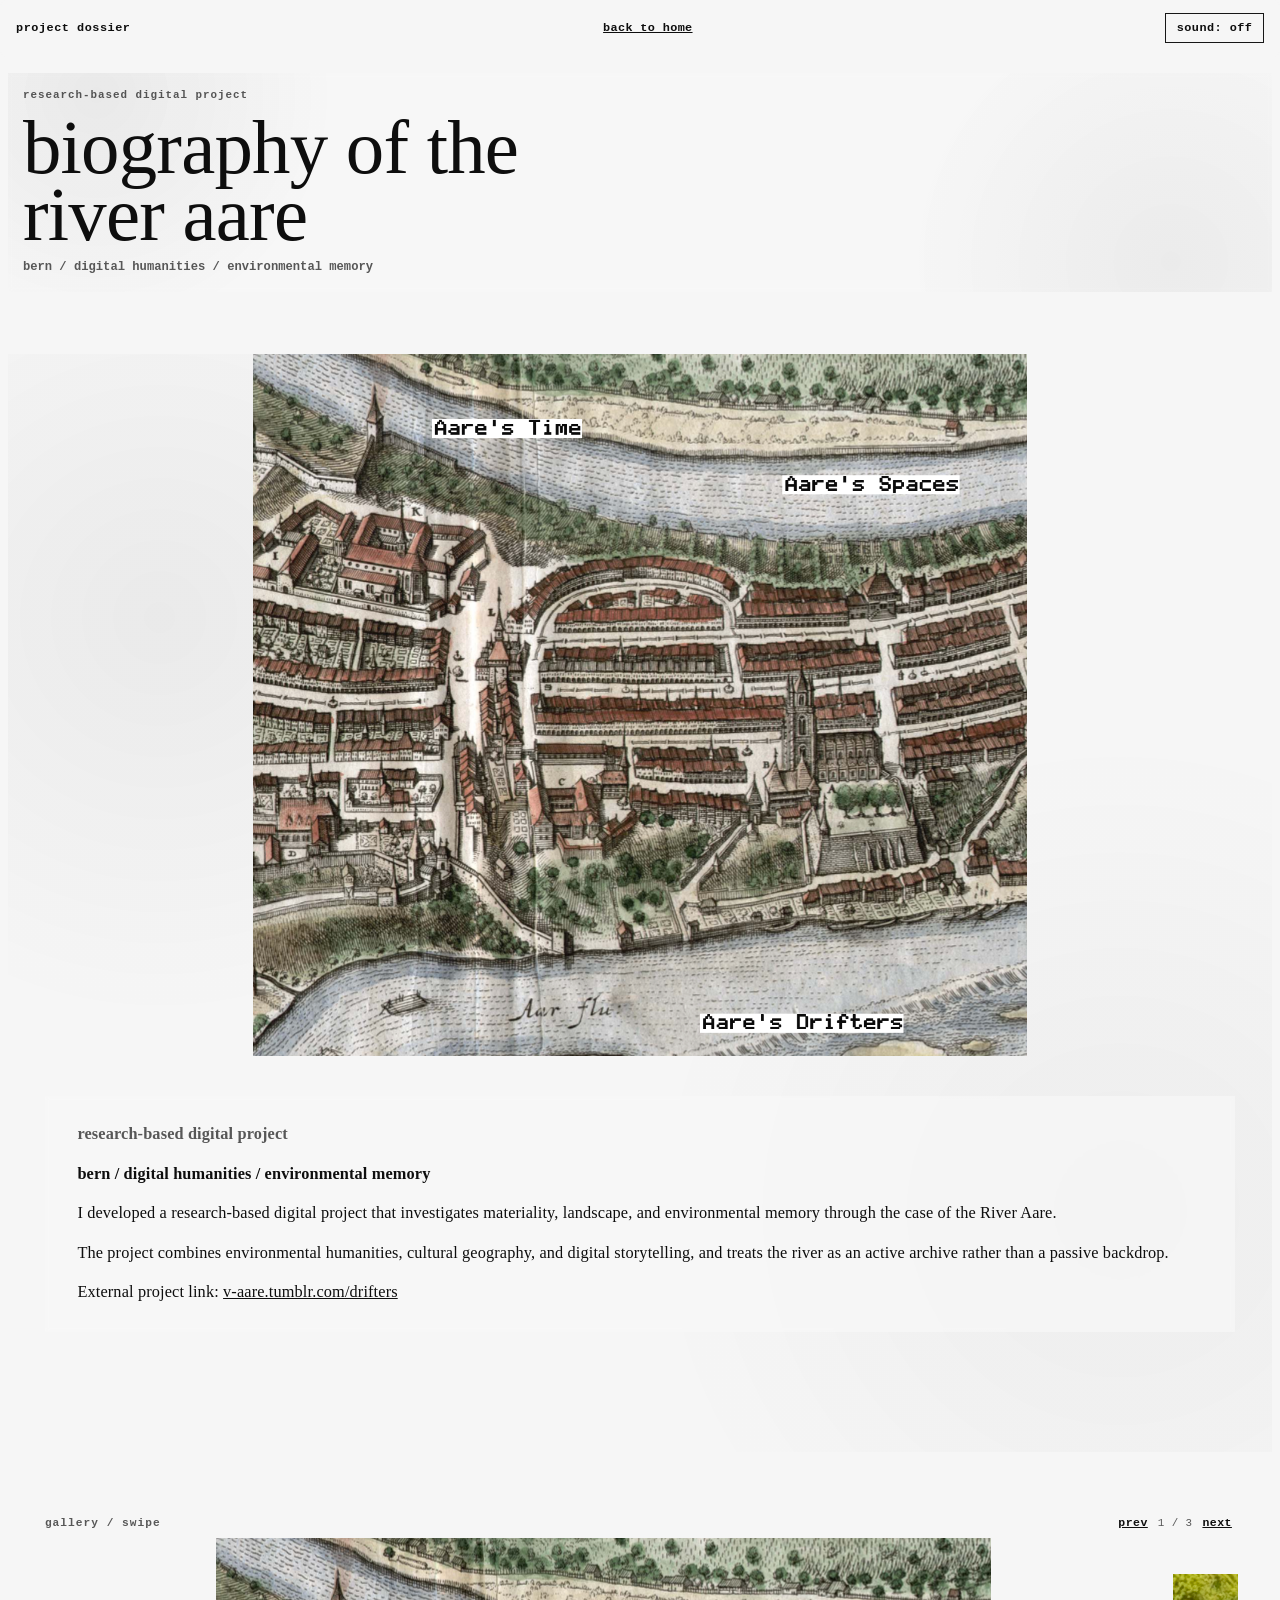
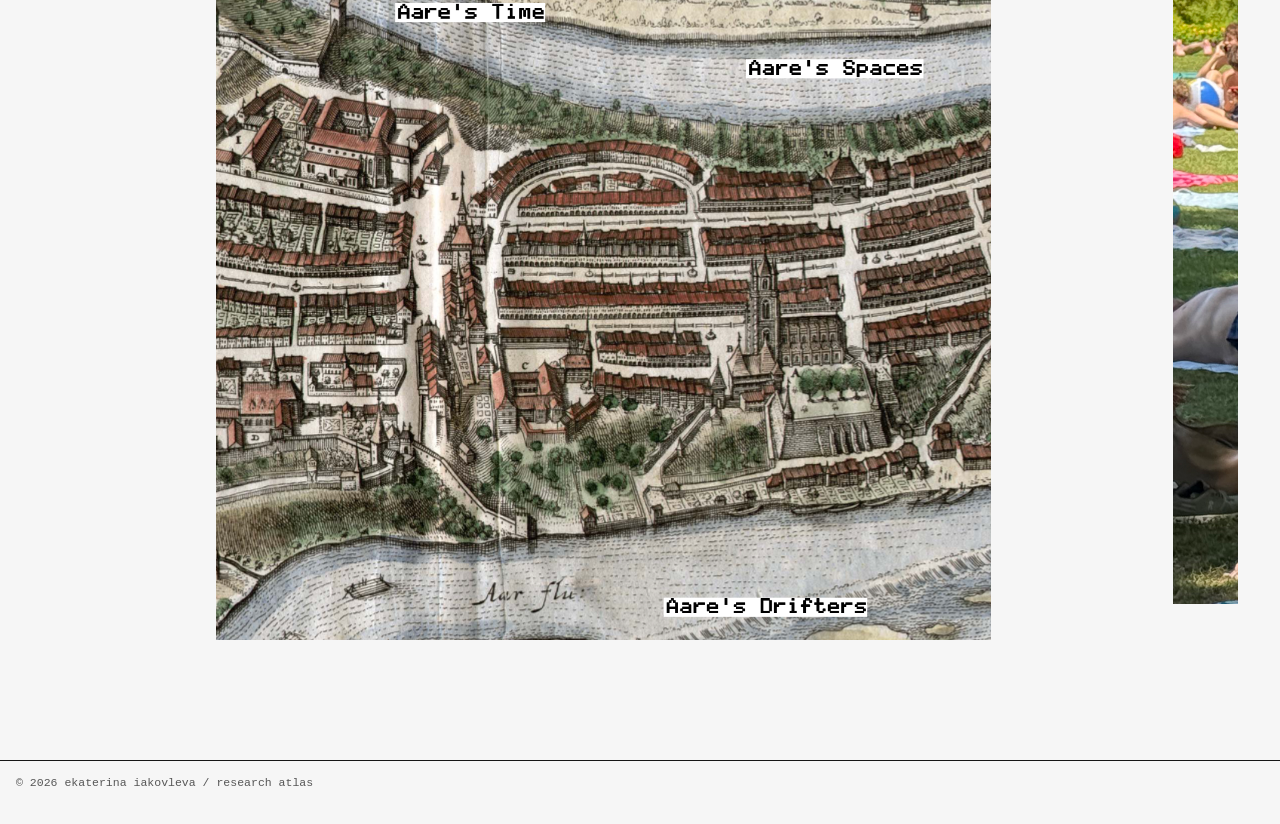
<file: projects/biography-of-the-river-aare/index.html>
<!doctype html>
<html lang="en">
  <head>
    <meta charset="UTF-8" />
    <meta name="viewport" content="width=device-width, initial-scale=1.0" />
    <title>Biography of the River Aare - Ekaterina Iakovleva</title>
    <link rel="stylesheet" href="../../styles.css" />
  </head>
  <body class="project-page">
    <div class="grain" aria-hidden="true"></div>
    <header class="site-header">
      <div class="brand"><span class="brand-name">project dossier</span></div>
      <a class="cv-link" href="../../index.html">back to home</a>
    </header>

    <main class="project-main">
      <section>
        <p class="kicker">research-based digital project</p>
        <h1 class="project-title">biography of the river aare</h1>
        <p class="project-meta">bern / digital humanities / environmental memory</p>
      </section>

      <section class="prose">
        <p>
          I developed a research-based digital project that investigates materiality, landscape,
          and environmental memory through the case of the River Aare.
        </p>
        <p>
          The project combines environmental humanities, cultural geography, and digital storytelling,
          and treats the river as an active archive rather than a passive backdrop.
        </p>
        <p>
          External project link:
          <a class="inline-link" href="https://v-aare.tumblr.com/drifters" target="_blank" rel="noreferrer"
            >v-aare.tumblr.com/drifters</a
          >
        </p>
      </section>

      <section>
        <div class="section-head">
          <h2>gallery</h2>
          <p>project image sources</p>
        </div>
        <div class="project-gallery">
          <article class="gallery-item">
            <img src="Screenshot%202026-03-06%20at%2017.12.55.png" alt="Biography of the river aare image 1" loading="lazy" />
          </article>
          <article class="gallery-item">
            <img src="IMG_5733.jpeg" alt="Biography of the river aare image 2" loading="lazy" />
          </article>
          <article class="gallery-item">
            <img src="IMG_5764.jpeg" alt="Biography of the river aare image 3" loading="lazy" />
          </article>
        </div>
      </section>
    </main>

    <footer class="site-footer">© <span id="year"></span> Ekaterina Iakovleva / research atlas</footer>
    <script src="../../scripts.js?v=20260310b"></script>
  </body>
</html>
</file>
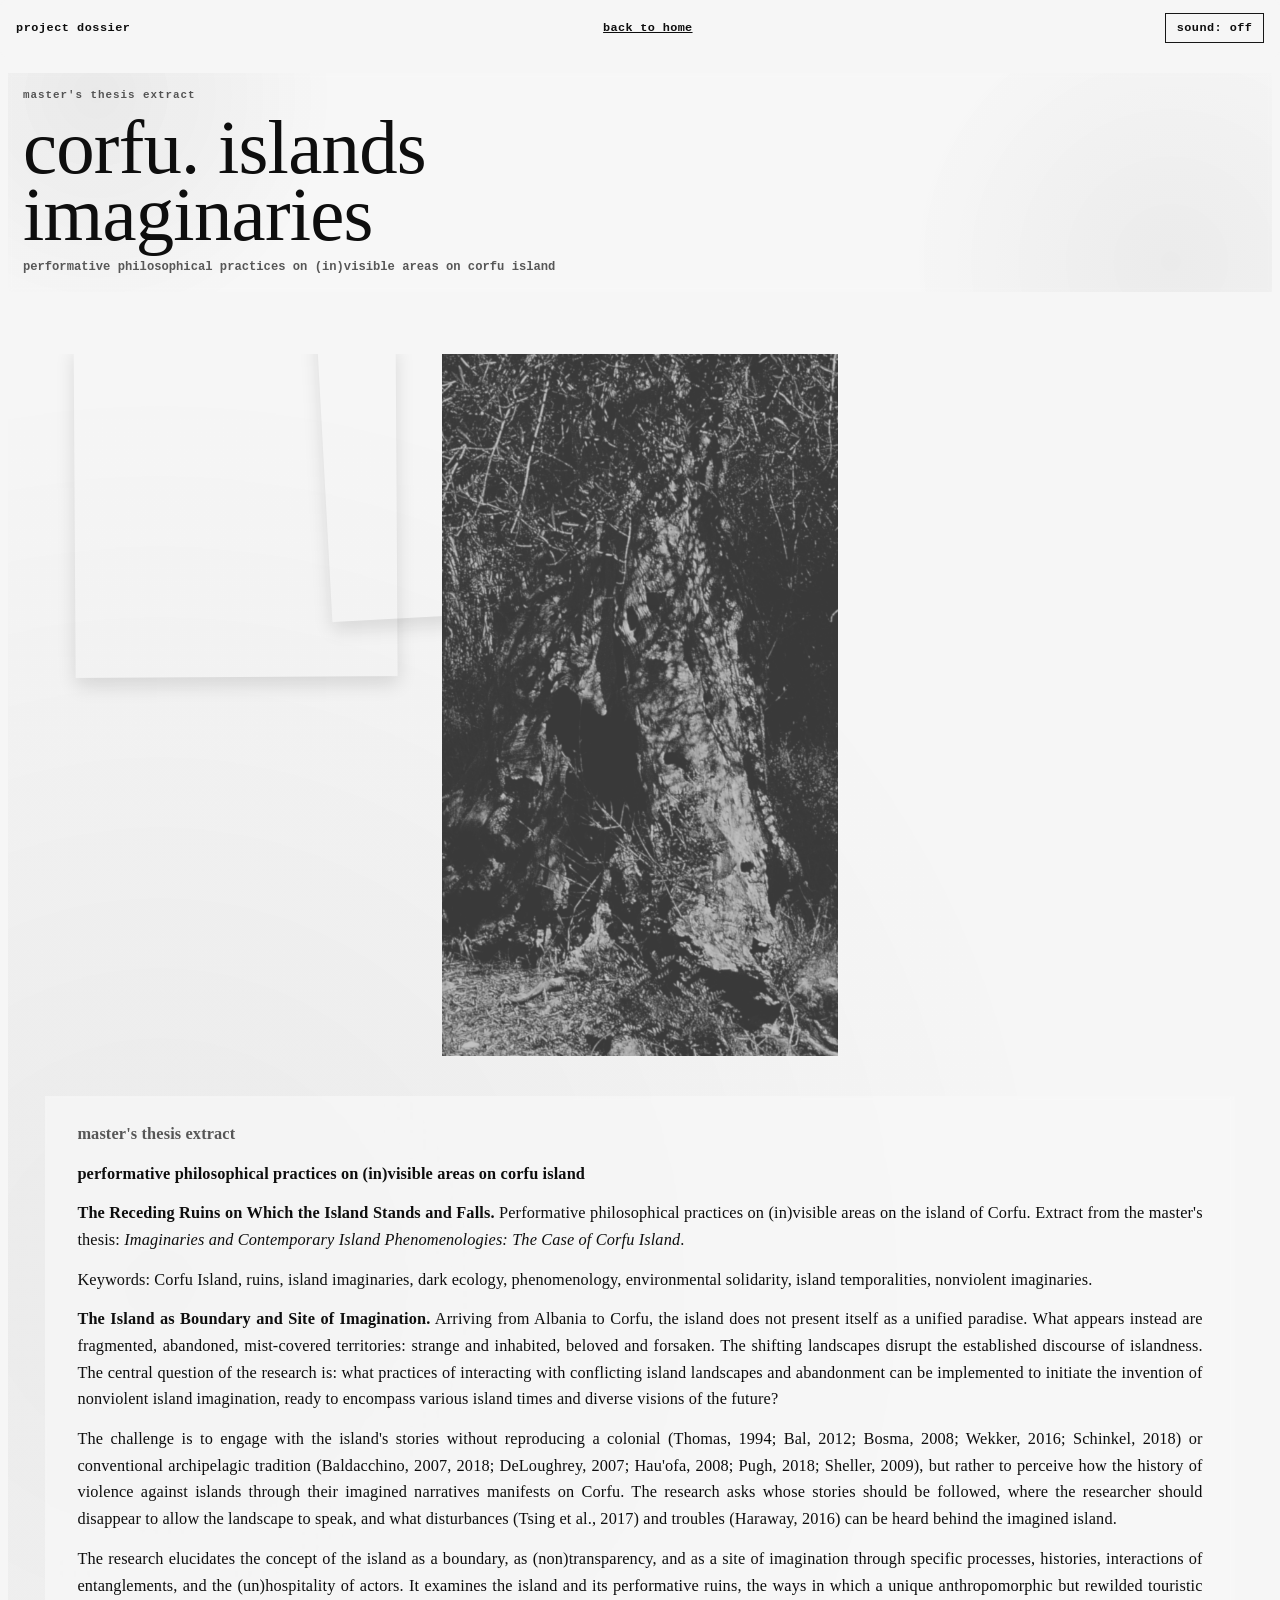
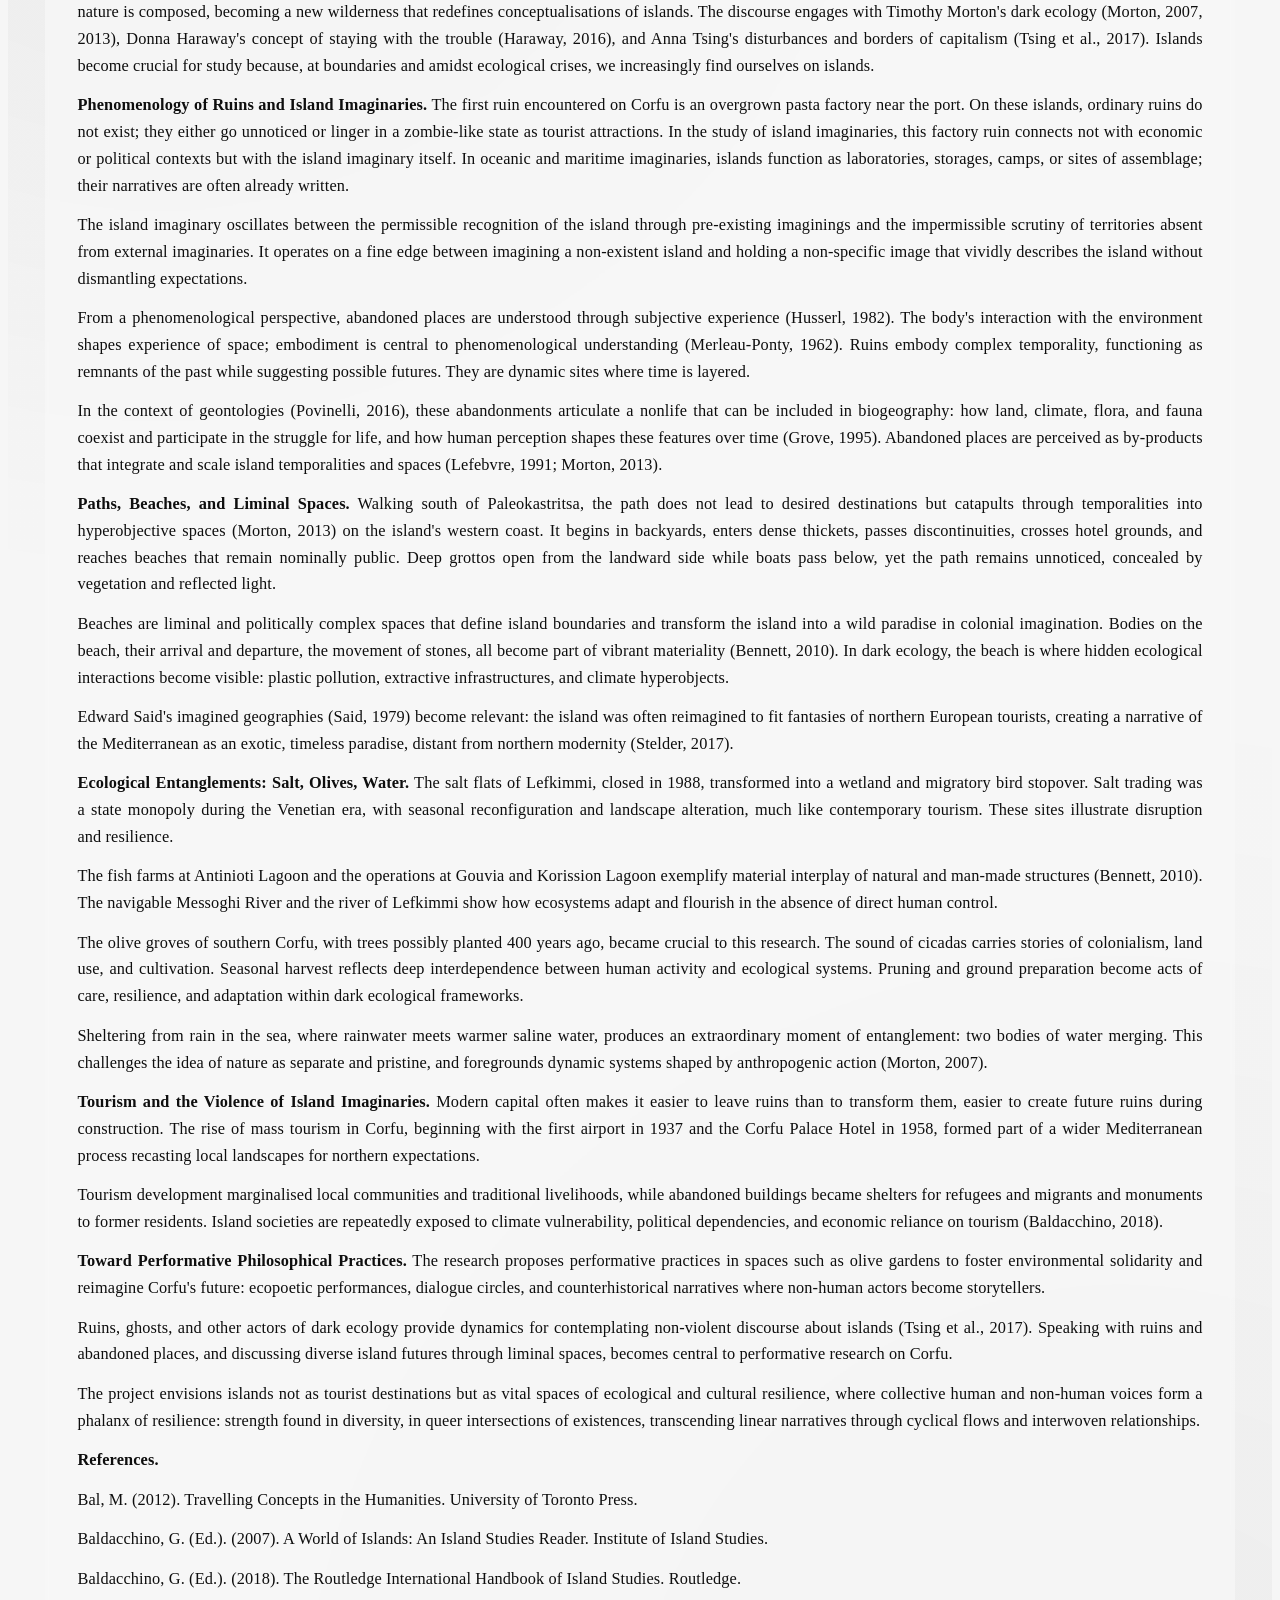
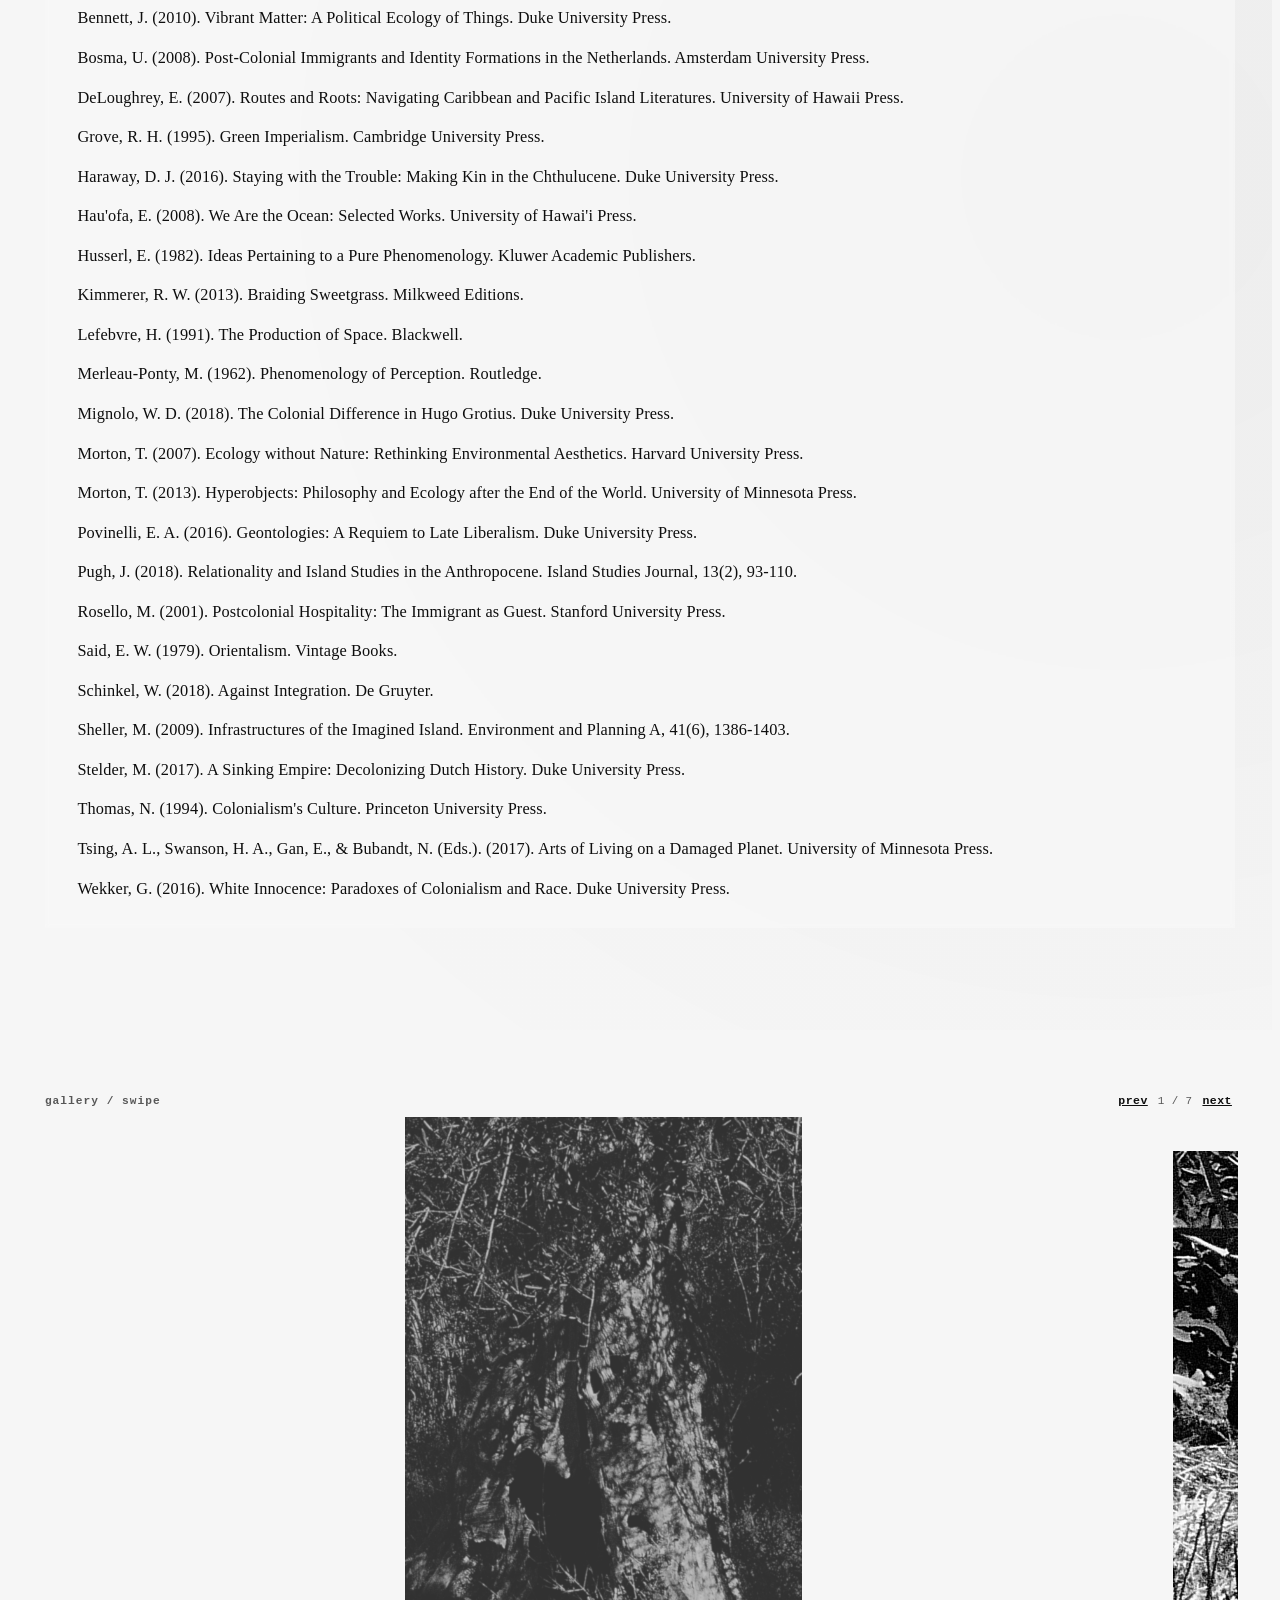
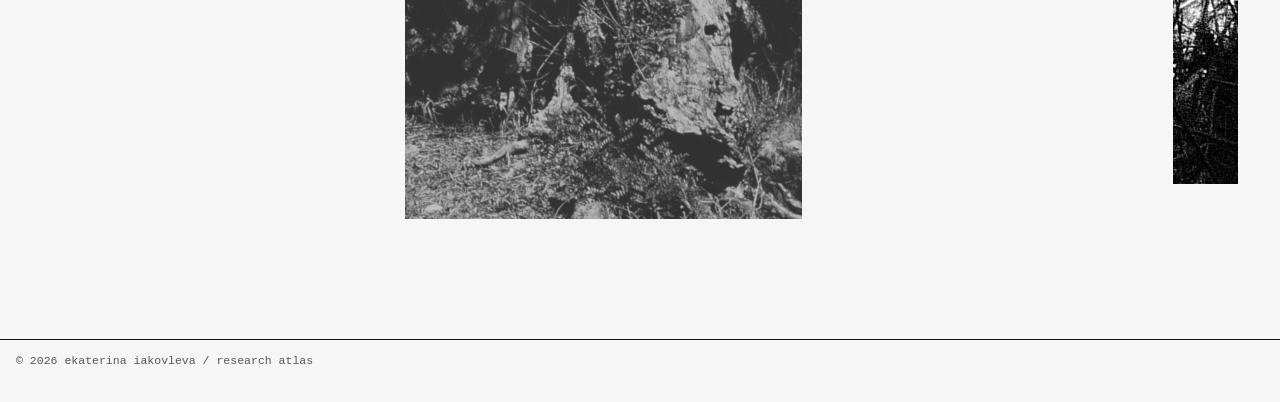
<file: projects/corfu-islands-imaginaries/index.html>
<!doctype html>
<html lang="en">
  <head>
    <meta charset="UTF-8" />
    <meta name="viewport" content="width=device-width, initial-scale=1.0" />
    <title>Corfu. Islands Imaginaries - Ekaterina Iakovleva</title>
    <link rel="stylesheet" href="../../styles.css" />
  </head>
  <body class="project-page">
    <div class="grain" aria-hidden="true"></div>
    <header class="site-header">
      <div class="brand"><span class="brand-name">project dossier</span></div>
      <a class="cv-link" href="../../index.html">back to home</a>
    </header>

    <main class="project-main">
      <section>
        <p class="kicker">master's thesis extract</p>
        <h1 class="project-title">corfu. islands imaginaries</h1>
        <p class="project-meta">performative philosophical practices on (in)visible areas on Corfu island</p>
      </section>

      <section class="prose">
        <p>
          <strong>The Receding Ruins on Which the Island Stands and Falls.</strong>
          Performative philosophical practices on (in)visible areas on the island of Corfu.
          Extract from the master's thesis: <em>Imaginaries and Contemporary Island Phenomenologies: The Case of Corfu Island</em>.
        </p>
        <p>
          Keywords: Corfu Island, ruins, island imaginaries, dark ecology, phenomenology, environmental solidarity,
          island temporalities, nonviolent imaginaries.
        </p>
        <p>
          <strong>The Island as Boundary and Site of Imagination.</strong>
          Arriving from Albania to Corfu, the island does not present itself as a unified paradise.
          What appears instead are fragmented, abandoned, mist-covered territories: strange and inhabited,
          beloved and forsaken. The shifting landscapes disrupt the established discourse of islandness.
          The central question of the research is: what practices of interacting with conflicting island landscapes
          and abandonment can be implemented to initiate the invention of nonviolent island imagination,
          ready to encompass various island times and diverse visions of the future?
        </p>
        <p>
          The challenge is to engage with the island's stories without reproducing a colonial
          (Thomas, 1994; Bal, 2012; Bosma, 2008; Wekker, 2016; Schinkel, 2018)
          or conventional archipelagic tradition
          (Baldacchino, 2007, 2018; DeLoughrey, 2007; Hau'ofa, 2008; Pugh, 2018; Sheller, 2009),
          but rather to perceive how the history of violence against islands through their imagined narratives
          manifests on Corfu. The research asks whose stories should be followed, where the researcher should disappear
          to allow the landscape to speak, and what disturbances (Tsing et al., 2017) and troubles (Haraway, 2016)
          can be heard behind the imagined island.
        </p>
        <p>
          The research elucidates the concept of the island as a boundary, as (non)transparency, and as a site of imagination
          through specific processes, histories, interactions of entanglements, and the (un)hospitality of actors.
          It examines the island and its performative ruins, the ways in which a unique anthropomorphic but rewilded
          touristic nature is composed, becoming a new wilderness that redefines conceptualisations of islands.
          The discourse engages with Timothy Morton's dark ecology (Morton, 2007, 2013), Donna Haraway's
          concept of staying with the trouble (Haraway, 2016), and Anna Tsing's disturbances and borders of capitalism
          (Tsing et al., 2017). Islands become crucial for study because, at boundaries and amidst ecological crises,
          we increasingly find ourselves on islands.
        </p>
        <p>
          <strong>Phenomenology of Ruins and Island Imaginaries.</strong>
          The first ruin encountered on Corfu is an overgrown pasta factory near the port.
          On these islands, ordinary ruins do not exist; they either go unnoticed or linger in a zombie-like state
          as tourist attractions. In the study of island imaginaries, this factory ruin connects not with economic
          or political contexts but with the island imaginary itself. In oceanic and maritime imaginaries, islands function
          as laboratories, storages, camps, or sites of assemblage; their narratives are often already written.
        </p>
        <p>
          The island imaginary oscillates between the permissible recognition of the island through pre-existing imaginings
          and the impermissible scrutiny of territories absent from external imaginaries. It operates on a fine edge between
          imagining a non-existent island and holding a non-specific image that vividly describes the island
          without dismantling expectations.
        </p>
        <p>
          From a phenomenological perspective, abandoned places are understood through subjective experience (Husserl, 1982).
          The body's interaction with the environment shapes experience of space; embodiment is central
          to phenomenological understanding (Merleau-Ponty, 1962). Ruins embody complex temporality, functioning as remnants
          of the past while suggesting possible futures. They are dynamic sites where time is layered.
        </p>
        <p>
          In the context of geontologies (Povinelli, 2016), these abandonments articulate a nonlife that can be included
          in biogeography: how land, climate, flora, and fauna coexist and participate in the struggle for life,
          and how human perception shapes these features over time (Grove, 1995). Abandoned places are perceived
          as by-products that integrate and scale island temporalities and spaces (Lefebvre, 1991; Morton, 2013).
        </p>
        <p>
          <strong>Paths, Beaches, and Liminal Spaces.</strong>
          Walking south of Paleokastritsa, the path does not lead to desired destinations but catapults through temporalities
          into hyperobjective spaces (Morton, 2013) on the island's western coast. It begins in backyards, enters dense thickets,
          passes discontinuities, crosses hotel grounds, and reaches beaches that remain nominally public.
          Deep grottos open from the landward side while boats pass below, yet the path remains unnoticed,
          concealed by vegetation and reflected light.
        </p>
        <p>
          Beaches are liminal and politically complex spaces that define island boundaries and transform the island into
          a wild paradise in colonial imagination. Bodies on the beach, their arrival and departure, the movement of stones,
          all become part of vibrant materiality (Bennett, 2010). In dark ecology, the beach is where hidden ecological
          interactions become visible: plastic pollution, extractive infrastructures, and climate hyperobjects.
        </p>
        <p>
          Edward Said's imagined geographies (Said, 1979) become relevant: the island was often reimagined
          to fit fantasies of northern European tourists, creating a narrative of the Mediterranean as an exotic,
          timeless paradise, distant from northern modernity (Stelder, 2017).
        </p>
        <p>
          <strong>Ecological Entanglements: Salt, Olives, Water.</strong>
          The salt flats of Lefkimmi, closed in 1988, transformed into a wetland and migratory bird stopover.
          Salt trading was a state monopoly during the Venetian era, with seasonal reconfiguration and landscape alteration,
          much like contemporary tourism. These sites illustrate disruption and resilience.
        </p>
        <p>
          The fish farms at Antinioti Lagoon and the operations at Gouvia and Korission Lagoon exemplify material interplay
          of natural and man-made structures (Bennett, 2010). The navigable Messoghi River and the river of Lefkimmi
          show how ecosystems adapt and flourish in the absence of direct human control.
        </p>
        <p>
          The olive groves of southern Corfu, with trees possibly planted 400 years ago, became crucial to this research.
          The sound of cicadas carries stories of colonialism, land use, and cultivation. Seasonal harvest reflects deep
          interdependence between human activity and ecological systems. Pruning and ground preparation become acts of care,
          resilience, and adaptation within dark ecological frameworks.
        </p>
        <p>
          Sheltering from rain in the sea, where rainwater meets warmer saline water, produces an extraordinary moment
          of entanglement: two bodies of water merging. This challenges the idea of nature as separate and pristine,
          and foregrounds dynamic systems shaped by anthropogenic action (Morton, 2007).
        </p>
        <p>
          <strong>Tourism and the Violence of Island Imaginaries.</strong>
          Modern capital often makes it easier to leave ruins than to transform them, easier to create future ruins during
          construction. The rise of mass tourism in Corfu, beginning with the first airport in 1937 and the Corfu Palace Hotel
          in 1958, formed part of a wider Mediterranean process recasting local landscapes for northern expectations.
        </p>
        <p>
          Tourism development marginalised local communities and traditional livelihoods, while abandoned buildings became
          shelters for refugees and migrants and monuments to former residents. Island societies are repeatedly exposed
          to climate vulnerability, political dependencies, and economic reliance on tourism (Baldacchino, 2018).
        </p>
        <p>
          <strong>Toward Performative Philosophical Practices.</strong>
          The research proposes performative practices in spaces such as olive gardens to foster environmental solidarity
          and reimagine Corfu's future: ecopoetic performances, dialogue circles, and counterhistorical narratives
          where non-human actors become storytellers.
        </p>
        <p>
          Ruins, ghosts, and other actors of dark ecology provide dynamics for contemplating non-violent discourse about islands
          (Tsing et al., 2017). Speaking with ruins and abandoned places, and discussing diverse island futures through liminal spaces,
          becomes central to performative research on Corfu.
        </p>
        <p>
          The project envisions islands not as tourist destinations but as vital spaces of ecological and cultural resilience,
          where collective human and non-human voices form a phalanx of resilience: strength found in diversity,
          in queer intersections of existences, transcending linear narratives through cyclical flows and interwoven relationships.
        </p>
        <p><strong>References.</strong></p>
        <p>Bal, M. (2012). Travelling Concepts in the Humanities. University of Toronto Press.</p>
        <p>Baldacchino, G. (Ed.). (2007). A World of Islands: An Island Studies Reader. Institute of Island Studies.</p>
        <p>Baldacchino, G. (Ed.). (2018). The Routledge International Handbook of Island Studies. Routledge.</p>
        <p>Bennett, J. (2010). Vibrant Matter: A Political Ecology of Things. Duke University Press.</p>
        <p>Bosma, U. (2008). Post-Colonial Immigrants and Identity Formations in the Netherlands. Amsterdam University Press.</p>
        <p>DeLoughrey, E. (2007). Routes and Roots: Navigating Caribbean and Pacific Island Literatures. University of Hawaii Press.</p>
        <p>Grove, R. H. (1995). Green Imperialism. Cambridge University Press.</p>
        <p>Haraway, D. J. (2016). Staying with the Trouble: Making Kin in the Chthulucene. Duke University Press.</p>
        <p>Hau'ofa, E. (2008). We Are the Ocean: Selected Works. University of Hawai'i Press.</p>
        <p>Husserl, E. (1982). Ideas Pertaining to a Pure Phenomenology. Kluwer Academic Publishers.</p>
        <p>Kimmerer, R. W. (2013). Braiding Sweetgrass. Milkweed Editions.</p>
        <p>Lefebvre, H. (1991). The Production of Space. Blackwell.</p>
        <p>Merleau-Ponty, M. (1962). Phenomenology of Perception. Routledge.</p>
        <p>Mignolo, W. D. (2018). The Colonial Difference in Hugo Grotius. Duke University Press.</p>
        <p>Morton, T. (2007). Ecology without Nature: Rethinking Environmental Aesthetics. Harvard University Press.</p>
        <p>Morton, T. (2013). Hyperobjects: Philosophy and Ecology after the End of the World. University of Minnesota Press.</p>
        <p>Povinelli, E. A. (2016). Geontologies: A Requiem to Late Liberalism. Duke University Press.</p>
        <p>Pugh, J. (2018). Relationality and Island Studies in the Anthropocene. Island Studies Journal, 13(2), 93-110.</p>
        <p>Rosello, M. (2001). Postcolonial Hospitality: The Immigrant as Guest. Stanford University Press.</p>
        <p>Said, E. W. (1979). Orientalism. Vintage Books.</p>
        <p>Schinkel, W. (2018). Against Integration. De Gruyter.</p>
        <p>Sheller, M. (2009). Infrastructures of the Imagined Island. Environment and Planning A, 41(6), 1386-1403.</p>
        <p>Stelder, M. (2017). A Sinking Empire: Decolonizing Dutch History. Duke University Press.</p>
        <p>Thomas, N. (1994). Colonialism's Culture. Princeton University Press.</p>
        <p>Tsing, A. L., Swanson, H. A., Gan, E., & Bubandt, N. (Eds.). (2017). Arts of Living on a Damaged Planet. University of Minnesota Press.</p>
        <p>Wekker, G. (2016). White Innocence: Paradoxes of Colonialism and Race. Duke University Press.</p>
      </section>

      <section>
        <div class="section-head">
          <h2>gallery</h2>
          <p>corfu documentation</p>
        </div>
        <div class="project-gallery">
          <article class="gallery-item"><img src="L1510938.JPG" alt="Corfu islands imaginaries image 1" loading="lazy" /></article>
          <article class="gallery-item"><img src="L1510947.JPG" alt="Corfu islands imaginaries image 2" loading="lazy" /></article>
          <article class="gallery-item"><img src="L1510956.JPG" alt="Corfu islands imaginaries image 3" loading="lazy" /></article>
          <article class="gallery-item"><img src="L1510989.JPG" alt="Corfu islands imaginaries image 4" loading="lazy" /></article>
          <article class="gallery-item"><img src="L1520345.JPG" alt="Corfu islands imaginaries image 5" loading="lazy" /></article>
          <article class="gallery-item"><img src="L1520448.JPG" alt="Corfu islands imaginaries image 6" loading="lazy" /></article>
          <article class="gallery-item"><img src="L1520470.JPG" alt="Corfu islands imaginaries image 7" loading="lazy" /></article>
        </div>
      </section>
    </main>

    <footer class="site-footer">© <span id="year"></span> Ekaterina Iakovleva / research atlas</footer>
    <script src="../../scripts.js?v=20260310b"></script>
  </body>
</html>
</file>
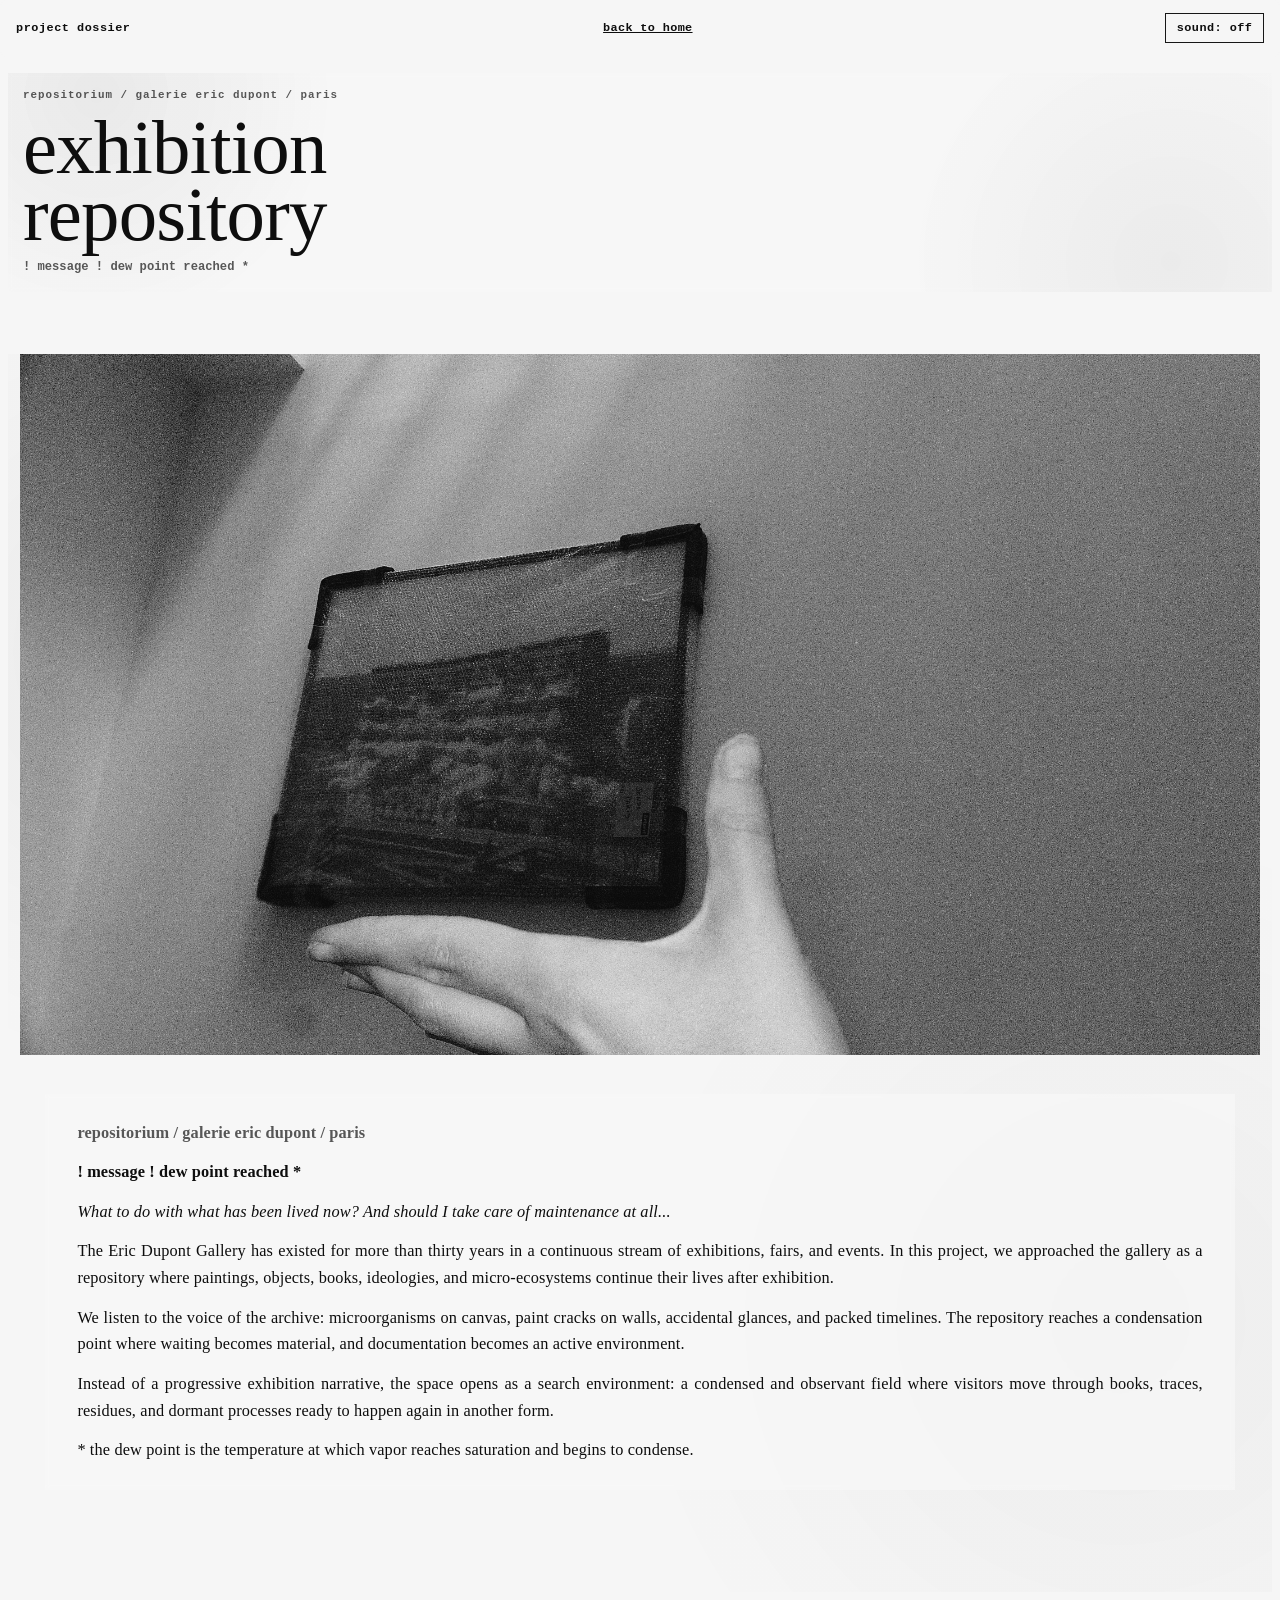
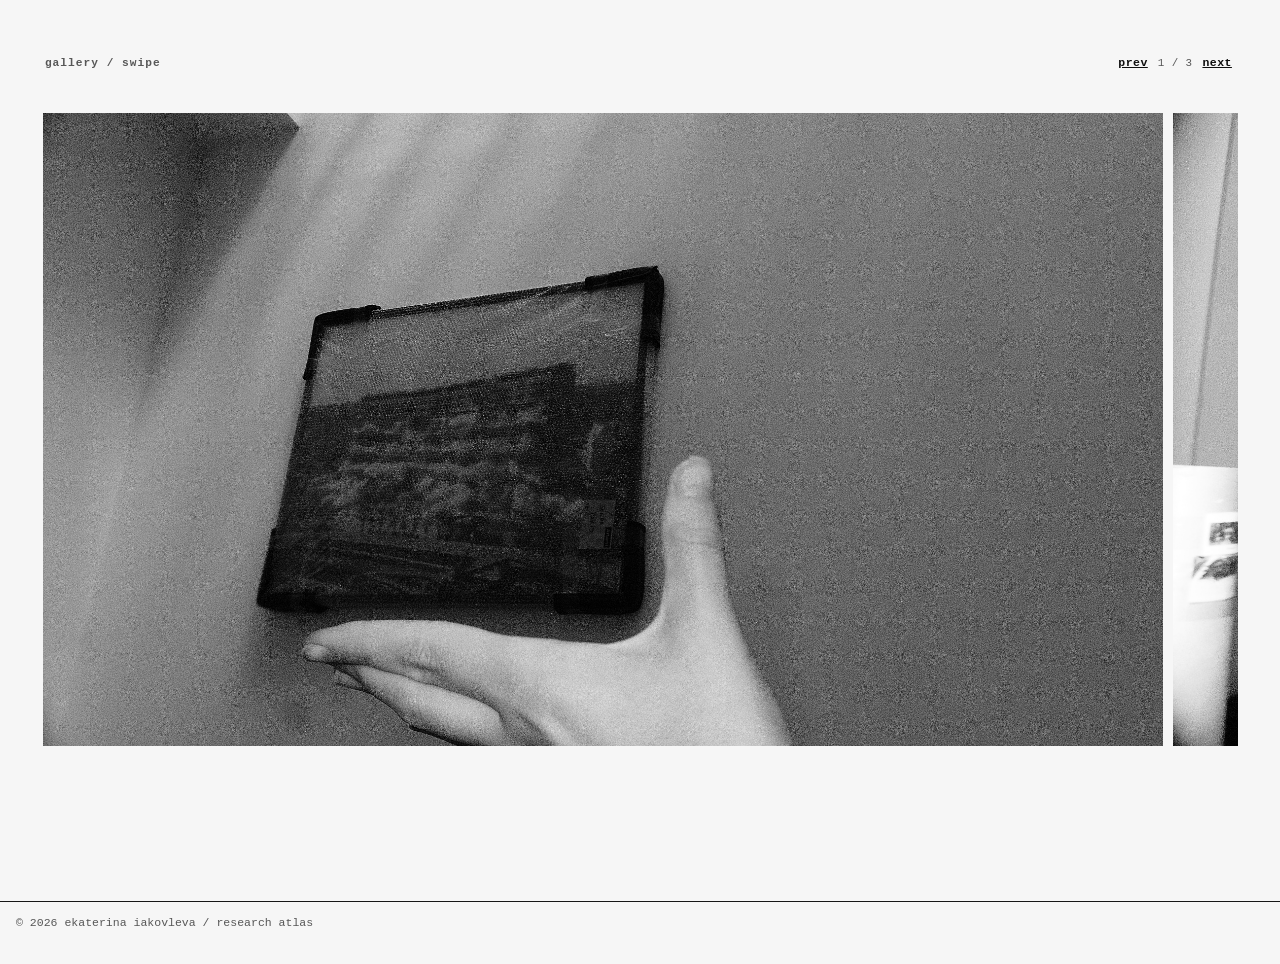
<file: projects/exhibition-repository/index.html>
<!doctype html>
<html lang="en">
  <head>
    <meta charset="UTF-8" />
    <meta name="viewport" content="width=device-width, initial-scale=1.0" />
    <title>Exhibition Repository - Ekaterina Iakovleva</title>
    <link rel="stylesheet" href="../../styles.css" />
  </head>
  <body class="project-page">
    <div class="grain" aria-hidden="true"></div>
    <header class="site-header">
      <div class="brand"><span class="brand-name">project dossier</span></div>
      <a class="cv-link" href="../../index.html">back to home</a>
    </header>

    <main class="project-main">
      <section>
        <p class="kicker">repositorium / galerie eric dupont / paris</p>
        <h1 class="project-title">exhibition repository</h1>
        <p class="project-meta">! message ! dew point reached *</p>
      </section>

      <section class="prose">
        <p>
          <em>
            What to do with what has been lived now? And should I take care of maintenance at all...
          </em>
        </p>
        <p>
          The Eric Dupont Gallery has existed for more than thirty years in a continuous stream of
          exhibitions, fairs, and events. In this project, we approached the gallery as a repository where
          paintings, objects, books, ideologies, and micro-ecosystems continue their lives after exhibition.
        </p>
        <p>
          We listen to the voice of the archive: microorganisms on canvas, paint cracks on walls,
          accidental glances, and packed timelines. The repository reaches a condensation point where
          waiting becomes material, and documentation becomes an active environment.
        </p>
        <p>
          Instead of a progressive exhibition narrative, the space opens as a search environment:
          a condensed and observant field where visitors move through books, traces, residues,
          and dormant processes ready to happen again in another form.
        </p>
        <p>
          * the dew point is the temperature at which vapor reaches saturation and begins to condense.
        </p>
      </section>

      <section>
        <div class="section-head">
          <h2>gallery</h2>
          <p>documentation</p>
        </div>
        <div class="project-gallery">
          <article class="gallery-item"><img src="L1510403.JPG" alt="Exhibition repository image 1" loading="lazy" /></article>
          <article class="gallery-item"><img src="L1510430.JPG" alt="Exhibition repository image 2" loading="lazy" /></article>
          <article class="gallery-item"><img src="L1510432.JPG" alt="Exhibition repository image 3" loading="lazy" /></article>
        </div>
      </section>
    </main>

    <footer class="site-footer">© <span id="year"></span> Ekaterina Iakovleva / research atlas</footer>
    <script src="../../scripts.js?v=20260310b"></script>
  </body>
</html>
</file>
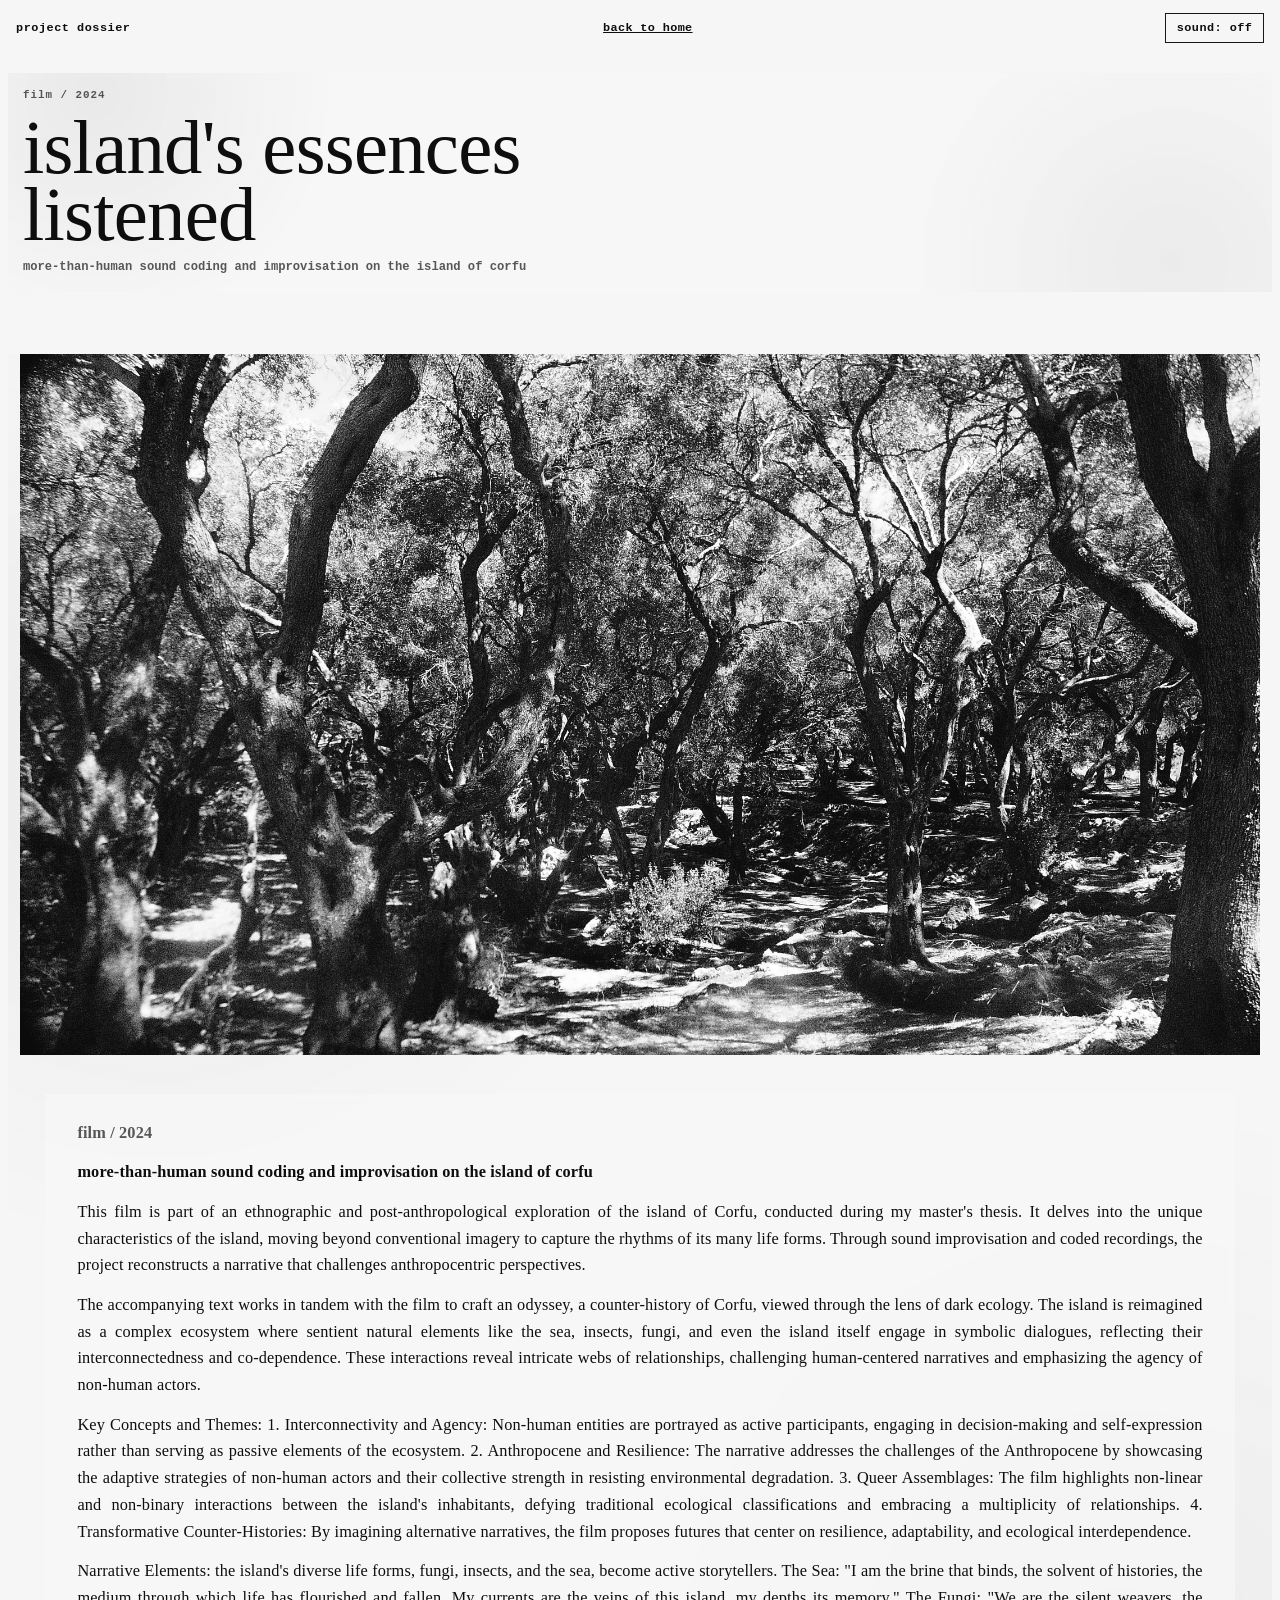
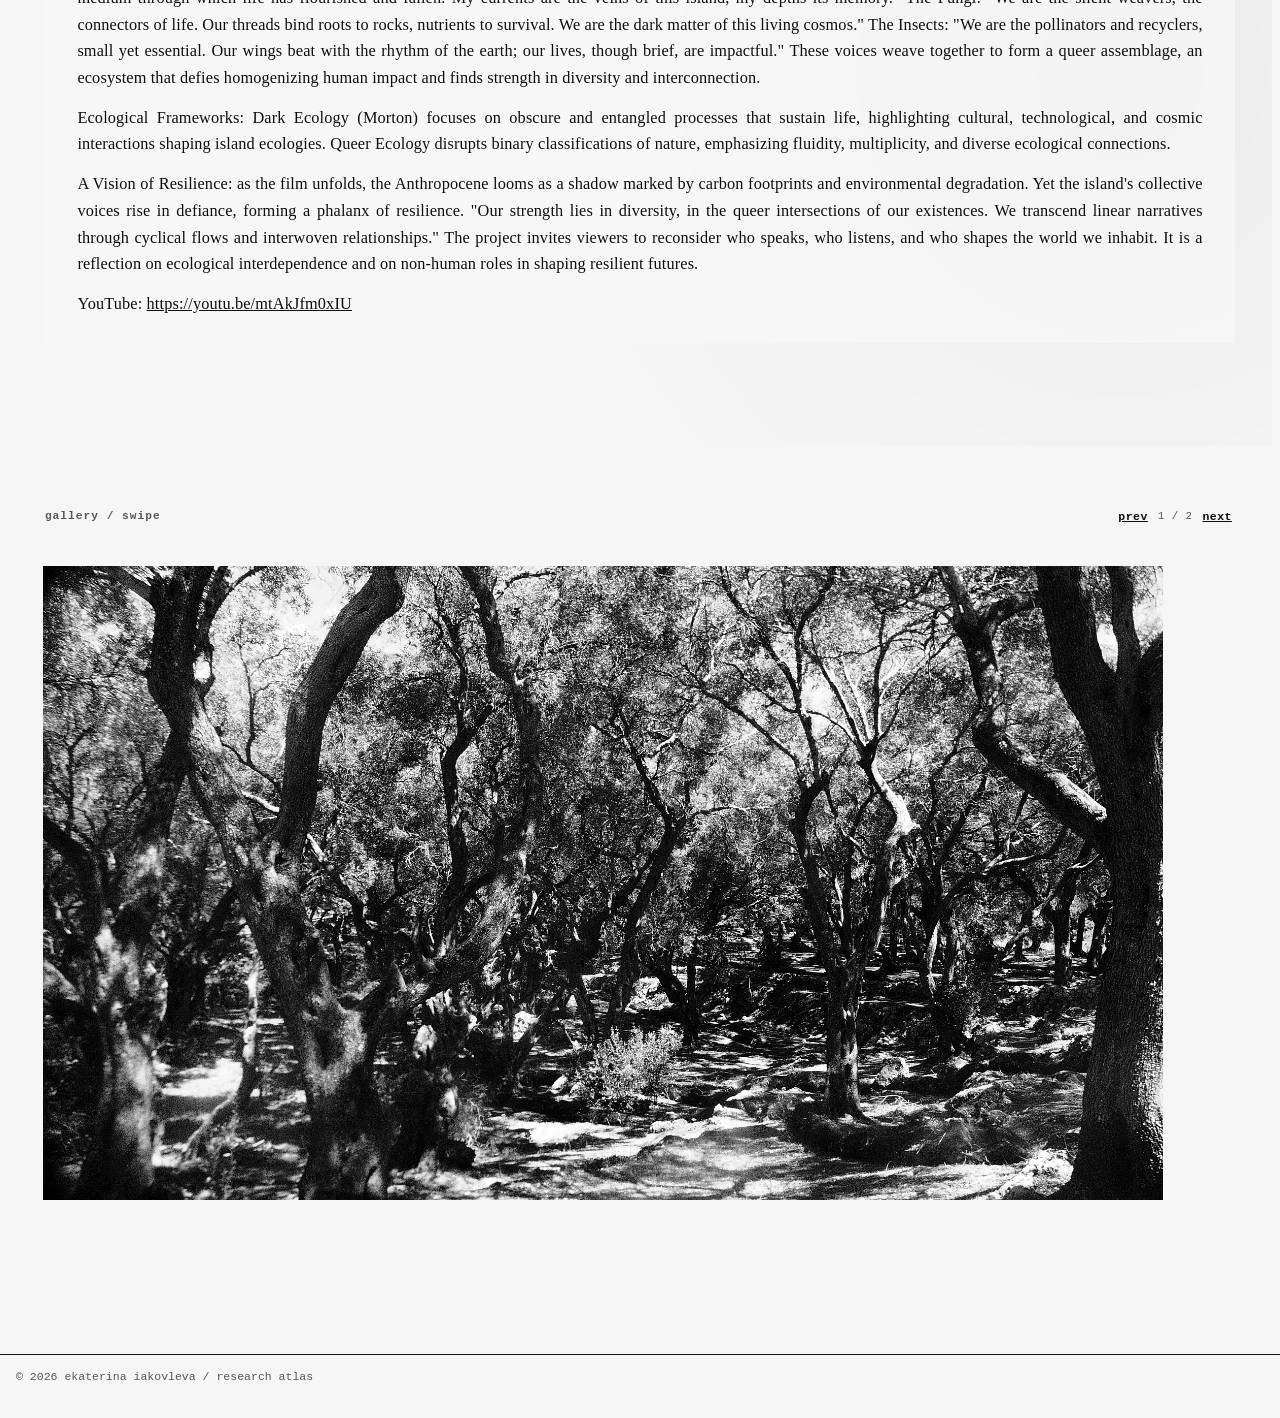
<file: projects/islands-listening/index.html>
<!doctype html>
<html lang="en">
  <head>
    <meta charset="UTF-8" />
    <meta name="viewport" content="width=device-width, initial-scale=1.0" />
    <title>Islands Listening - Ekaterina Iakovleva</title>
    <link rel="stylesheet" href="../../styles.css" />
  </head>
  <body class="project-page">
    <div class="grain" aria-hidden="true"></div>
    <header class="site-header">
      <div class="brand"><span class="brand-name">project dossier</span></div>
      <a class="cv-link" href="../../index.html">back to home</a>
    </header>

    <main class="project-main">
      <section>
        <p class="kicker">film / 2024</p>
        <h1 class="project-title">island's essences listened</h1>
        <p class="project-meta">more-than-human sound coding and improvisation on the island of corfu</p>
      </section>

      <section class="prose">
        <p>
          This film is part of an ethnographic and post-anthropological exploration of the island of Corfu, conducted
          during my master's thesis. It delves into the unique characteristics of the island, moving beyond conventional
          imagery to capture the rhythms of its many life forms. Through sound improvisation and coded recordings, the
          project reconstructs a narrative that challenges anthropocentric perspectives.
        </p>
        <p>
          The accompanying text works in tandem with the film to craft an odyssey, a counter-history of Corfu, viewed
          through the lens of dark ecology. The island is reimagined as a complex ecosystem where sentient natural
          elements like the sea, insects, fungi, and even the island itself engage in symbolic dialogues, reflecting their
          interconnectedness and co-dependence. These interactions reveal intricate webs of relationships, challenging
          human-centered narratives and emphasizing the agency of non-human actors.
        </p>
        <p>
          Key Concepts and Themes:
          1. Interconnectivity and Agency: Non-human entities are portrayed as active participants, engaging
          in decision-making and self-expression rather than serving as passive elements of the ecosystem.
          2. Anthropocene and Resilience: The narrative addresses the challenges of the Anthropocene by
          showcasing the adaptive strategies of non-human actors and their collective strength in resisting environmental
          degradation.
          3. Queer Assemblages: The film highlights non-linear and non-binary interactions between the
          island's inhabitants, defying traditional ecological classifications and embracing a multiplicity of relationships.
          4. Transformative Counter-Histories: By imagining alternative narratives, the film proposes futures
          that center on resilience, adaptability, and ecological interdependence.
        </p>
        <p>
          Narrative Elements:
          the island's diverse life forms, fungi, insects, and the sea, become active storytellers.
          The Sea: "I am the brine that binds, the solvent of histories, the medium through which life has flourished and fallen.
          My currents are the veins of this island, my depths its memory."
          The Fungi: "We are the silent weavers, the connectors of life. Our threads bind roots to rocks, nutrients to survival.
          We are the dark matter of this living cosmos."
          The Insects: "We are the pollinators and recyclers, small yet essential. Our wings beat with the rhythm of the earth;
          our lives, though brief, are impactful."
          These voices weave together to form a queer assemblage, an ecosystem that defies homogenizing human impact
          and finds strength in diversity and interconnection.
        </p>
        <p>
          Ecological Frameworks:
          Dark Ecology (Morton) focuses on obscure and entangled processes that sustain life, highlighting cultural,
          technological, and cosmic interactions shaping island ecologies.
          Queer Ecology disrupts binary classifications of nature, emphasizing fluidity, multiplicity, and diverse ecological
          connections.
        </p>
        <p>
          A Vision of Resilience:
          as the film unfolds, the Anthropocene looms as a shadow marked by carbon footprints and environmental degradation.
          Yet the island's collective voices rise in defiance, forming a phalanx of resilience.
          "Our strength lies in diversity, in the queer intersections of our existences. We transcend linear narratives
          through cyclical flows and interwoven relationships."
          The project invites viewers to reconsider who speaks, who listens, and who shapes the world we inhabit.
          It is a reflection on ecological interdependence and on non-human roles in shaping resilient futures.
        </p>
        <p>
          YouTube:
          <a class="inline-link" href="https://youtu.be/mtAkJfm0xIU" target="_blank" rel="noreferrer"
            >https://youtu.be/mtAkJfm0xIU</a
          >
        </p>
      </section>

      <section>
        <div class="section-head">
          <h2>gallery</h2>
          <p>film stills / research image sources</p>
        </div>
        <div class="project-gallery">
          <article class="gallery-item"><img src="L1510461.JPG" alt="Islands listening image 1" loading="lazy" /></article>
          <article class="gallery-item"><img src="L1510680.JPG" alt="Islands listening image 2" loading="lazy" /></article>
        </div>
      </section>
    </main>

    <footer class="site-footer">© <span id="year"></span> Ekaterina Iakovleva / research atlas</footer>
    <script src="../../scripts.js?v=20260310b"></script>
  </body>
</html>
</file>
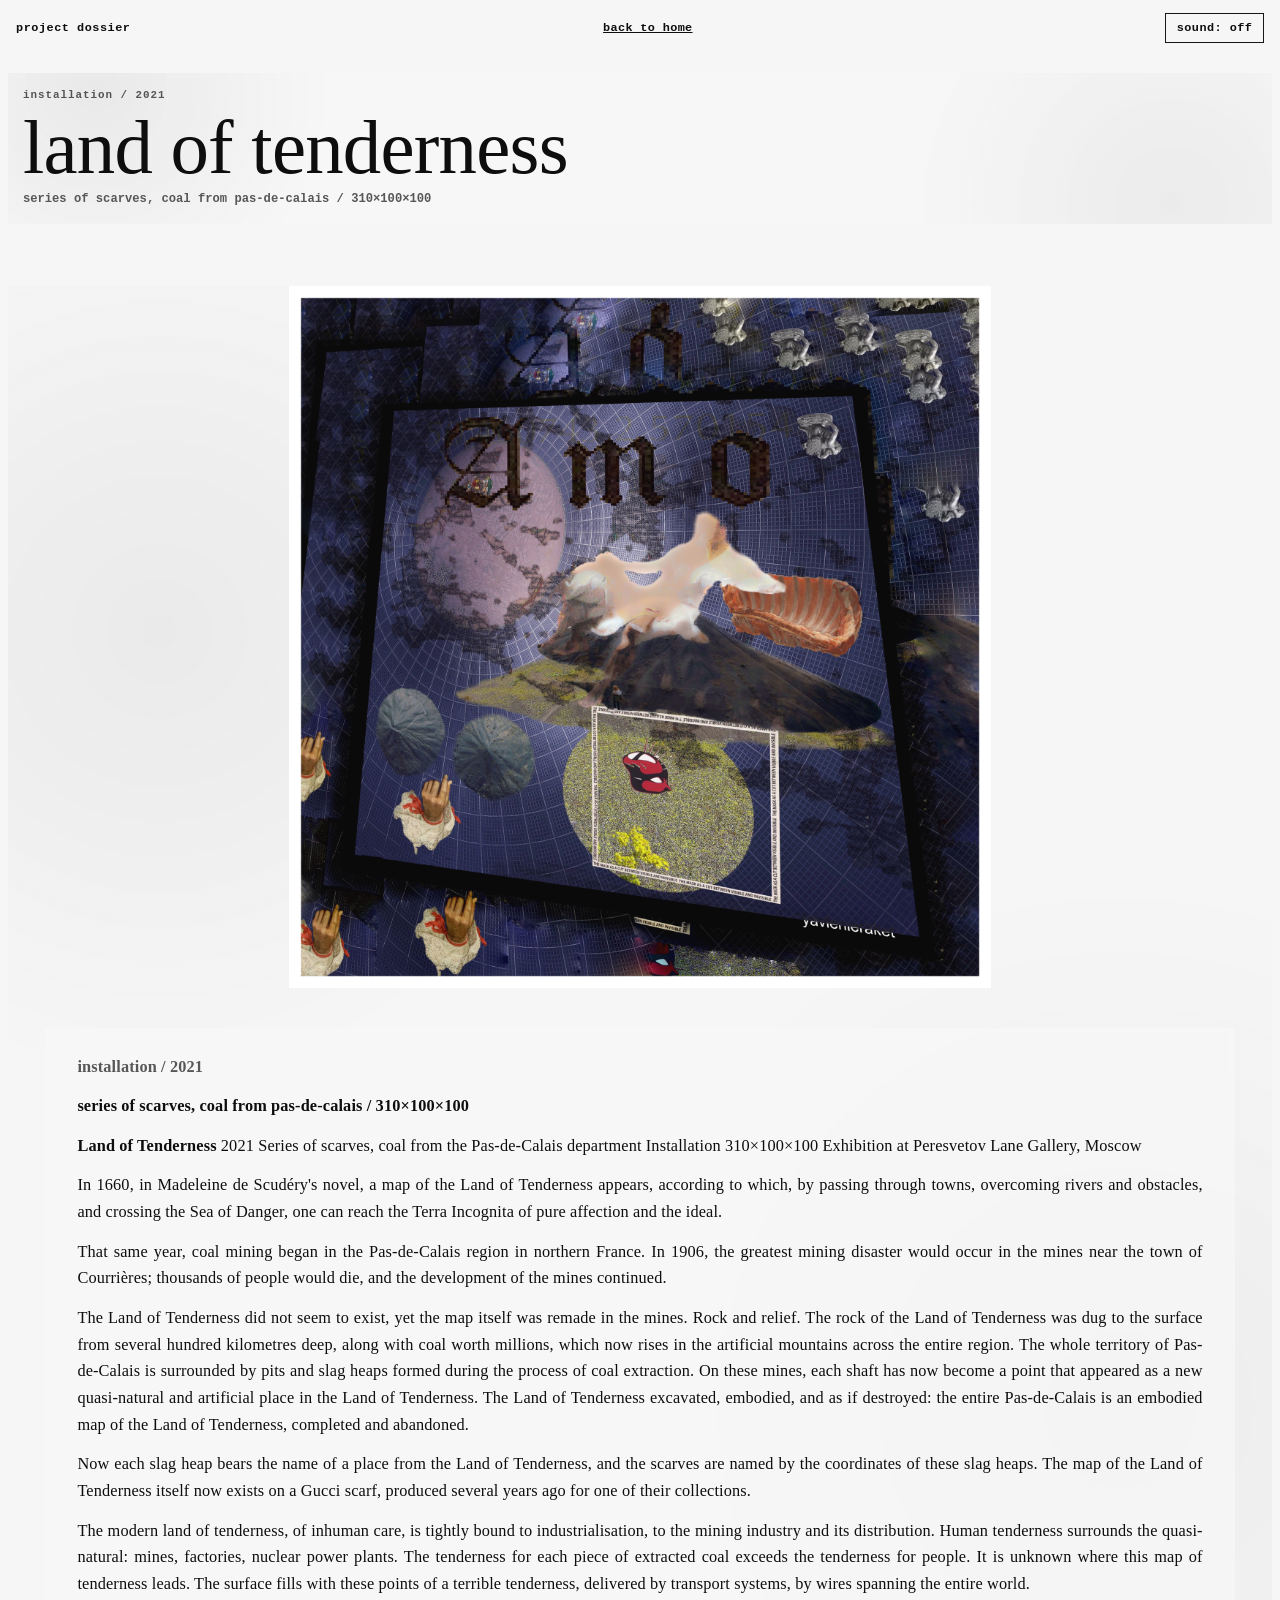
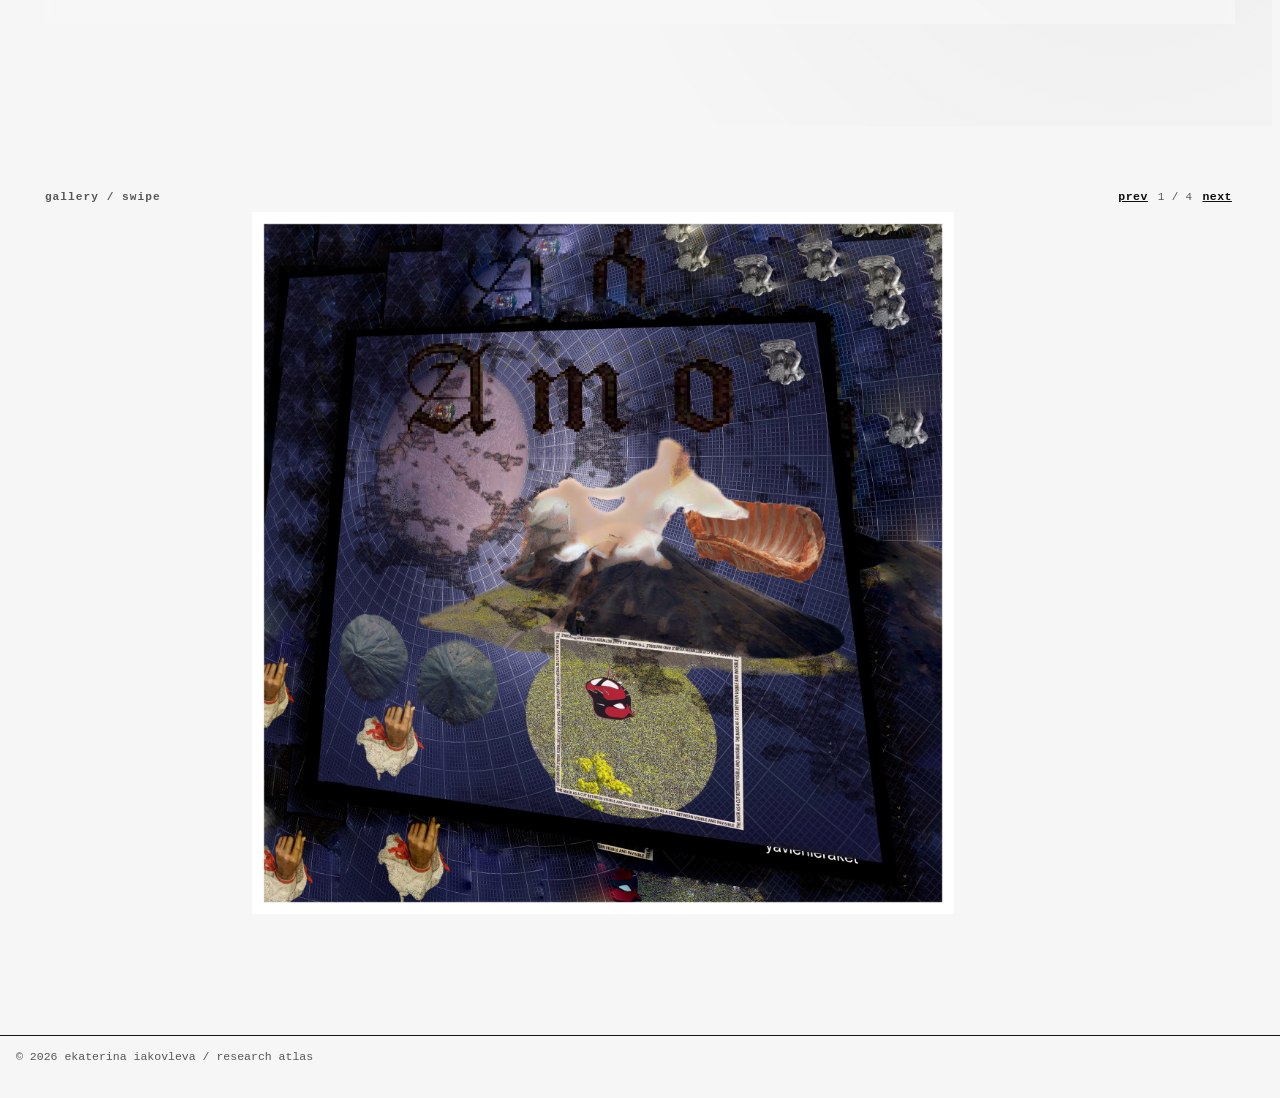
<file: projects/land-of-tenderness/index.html>
<!doctype html>
<html lang="en">
  <head>
    <meta charset="UTF-8" />
    <meta name="viewport" content="width=device-width, initial-scale=1.0" />
    <title>Land of Tenderness - Ekaterina Iakovleva</title>
    <link rel="stylesheet" href="../../styles.css" />
  </head>
  <body class="project-page">
    <div class="grain" aria-hidden="true"></div>
    <header class="site-header">
      <div class="brand"><span class="brand-name">project dossier</span></div>
      <a class="cv-link" href="../../index.html">back to home</a>
    </header>

    <main class="project-main">
      <section>
        <p class="kicker">installation / 2021</p>
        <h1 class="project-title">land of tenderness</h1>
        <p class="project-meta">series of scarves, coal from pas-de-calais / 310×100×100</p>
      </section>

      <section class="prose">
        <p>
          <strong>Land of Tenderness</strong>
          2021
          Series of scarves, coal from the Pas-de-Calais department
          Installation
          310×100×100
          Exhibition at Peresvetov Lane Gallery, Moscow
        </p>
        <p>
          In 1660, in Madeleine de Scudéry's novel, a map of the Land of Tenderness appears, according to which,
          by passing through towns, overcoming rivers and obstacles, and crossing the Sea of Danger, one can
          reach the Terra Incognita of pure affection and the ideal.
        </p>
        <p>
          That same year, coal mining began in the Pas-de-Calais region in northern France.
          In 1906, the greatest mining disaster would occur in the mines near the town of Courrières;
          thousands of people would die, and the development of the mines continued.
        </p>
        <p>
          The Land of Tenderness did not seem to exist, yet the map itself was remade in the mines.
          Rock and relief. The rock of the Land of Tenderness was dug to the surface from several hundred kilometres deep,
          along with coal worth millions, which now rises in the artificial mountains across the entire region.
          The whole territory of Pas-de-Calais is surrounded by pits and slag heaps formed during the process of coal extraction.
          On these mines, each shaft has now become a point that appeared as a new quasi-natural and artificial place
          in the Land of Tenderness. The Land of Tenderness excavated, embodied, and as if destroyed:
          the entire Pas-de-Calais is an embodied map of the Land of Tenderness, completed and abandoned.
        </p>
        <p>
          Now each slag heap bears the name of a place from the Land of Tenderness, and the scarves are named
          by the coordinates of these slag heaps. The map of the Land of Tenderness itself now exists on a Gucci scarf,
          produced several years ago for one of their collections.
        </p>
        <p>
          The modern land of tenderness, of inhuman care, is tightly bound to industrialisation, to the mining industry
          and its distribution. Human tenderness surrounds the quasi-natural: mines, factories, nuclear power plants.
          The tenderness for each piece of extracted coal exceeds the tenderness for people.
          It is unknown where this map of tenderness leads.
          The surface fills with these points of a terrible tenderness, delivered by transport systems,
          by wires spanning the entire world.
        </p>
      </section>

      <section>
        <div class="section-head">
          <h2>gallery</h2>
          <p>project image sources</p>
        </div>
        <div class="project-gallery">
          <article class="gallery-item"><img src="IMG_0546.jpg" alt="Land of tenderness image 1" loading="lazy" /></article>
          <article class="gallery-item"><img src="IMG_0547.jpg" alt="Land of tenderness image 2" loading="lazy" /></article>
          <article class="gallery-item"><img src="IMG_0550.jpg" alt="Land of tenderness image 3" loading="lazy" /></article>
          <article class="gallery-item"><img src="IMG_0553.jpg" alt="Land of tenderness image 4" loading="lazy" /></article>
        </div>
      </section>
    </main>

    <footer class="site-footer">© <span id="year"></span> Ekaterina Iakovleva / research atlas</footer>
    <script src="../../scripts.js?v=20260310b"></script>
  </body>
</html>
</file>
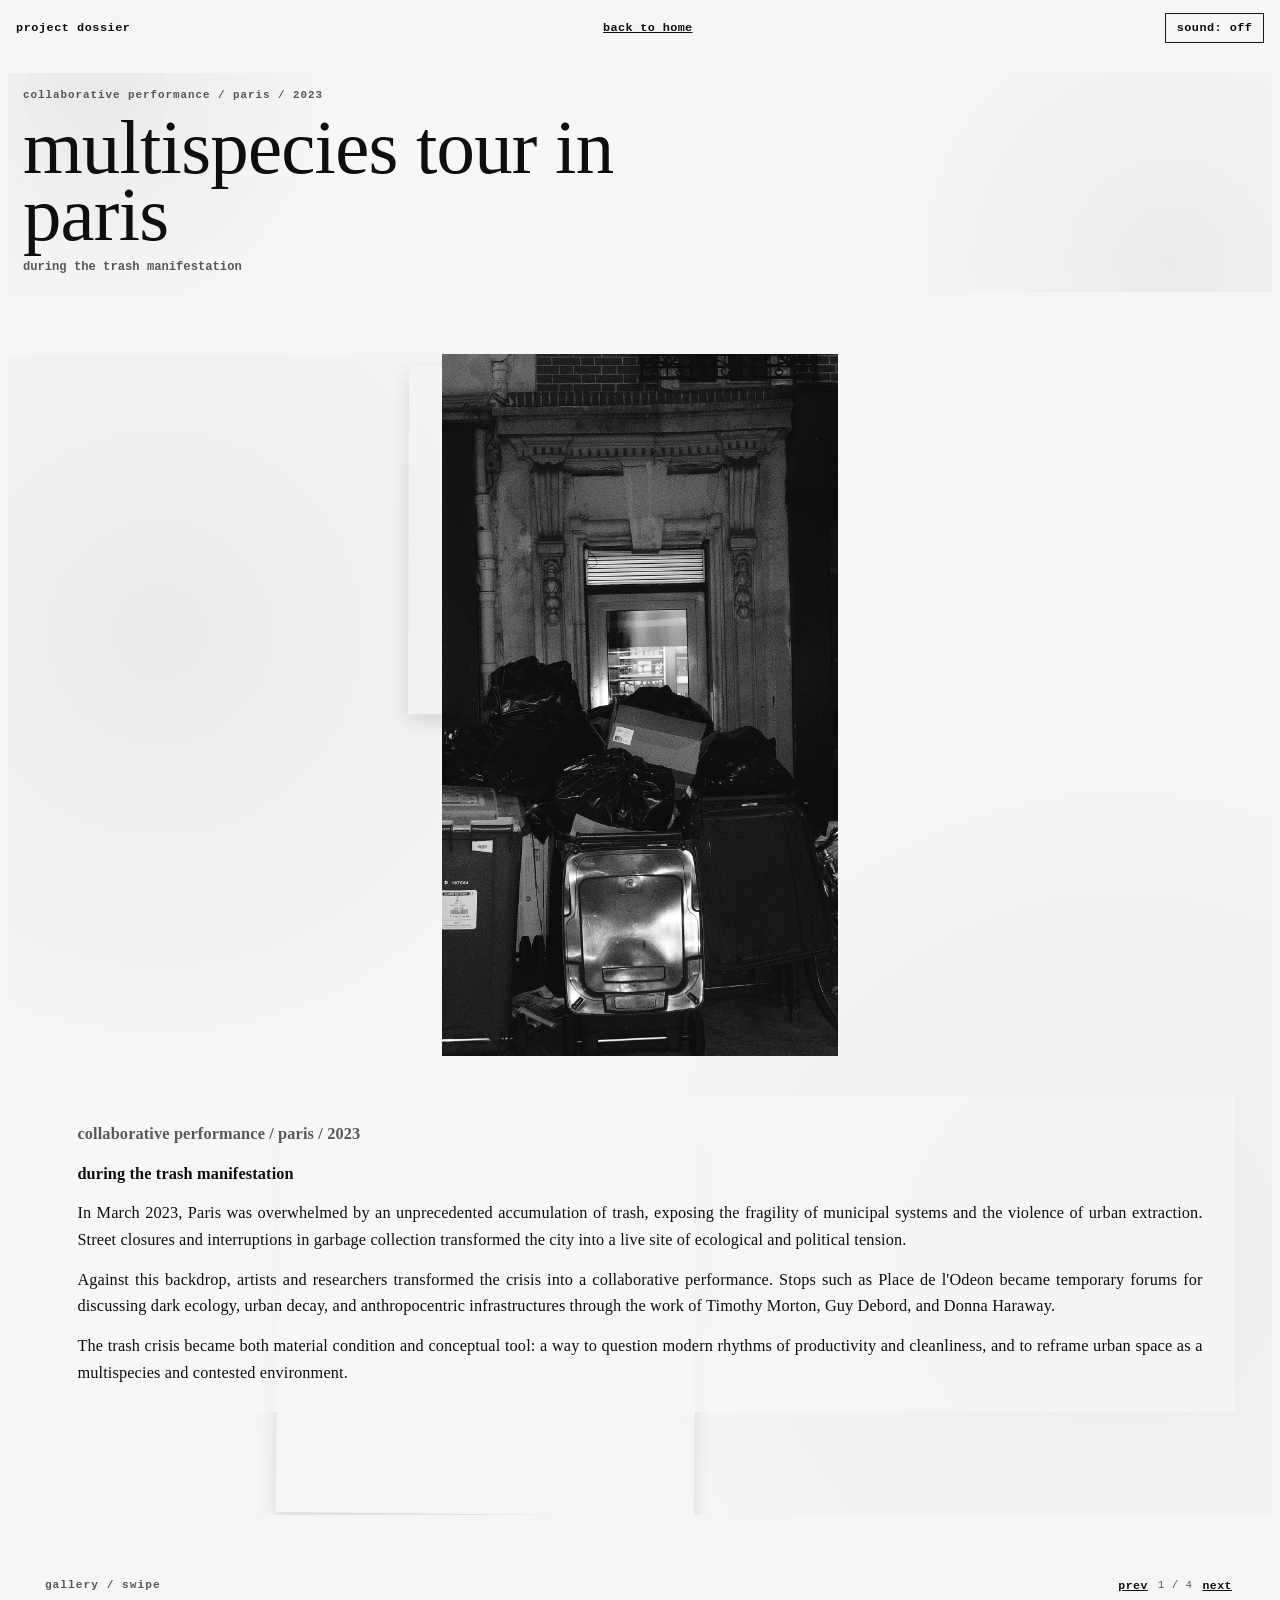
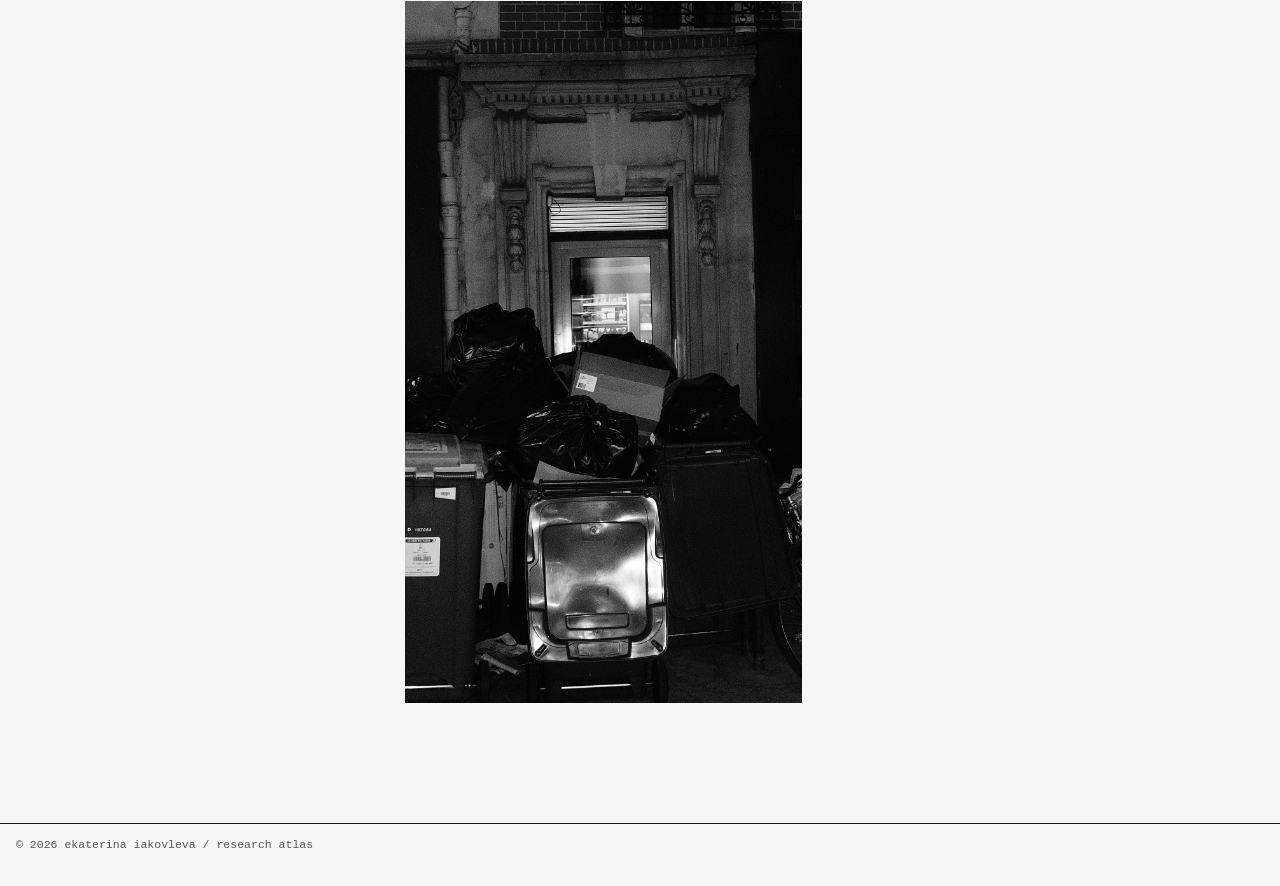
<file: projects/multispecies-tour-in-paris/index.html>
<!doctype html>
<html lang="en">
  <head>
    <meta charset="UTF-8" />
    <meta name="viewport" content="width=device-width, initial-scale=1.0" />
    <title>Multispecies Tour in Paris - Ekaterina Iakovleva</title>
    <link rel="stylesheet" href="../../styles.css" />
  </head>
  <body class="project-page">
    <div class="grain" aria-hidden="true"></div>
    <header class="site-header">
      <div class="brand"><span class="brand-name">project dossier</span></div>
      <a class="cv-link" href="../../index.html">back to home</a>
    </header>

    <main class="project-main">
      <section>
        <p class="kicker">collaborative performance / paris / 2023</p>
        <h1 class="project-title">multispecies tour in paris</h1>
        <p class="project-meta">during the trash manifestation</p>
      </section>

      <section class="prose">
        <p>
          In March 2023, Paris was overwhelmed by an unprecedented accumulation of trash,
          exposing the fragility of municipal systems and the violence of urban extraction.
          Street closures and interruptions in garbage collection transformed the city into a
          live site of ecological and political tension.
        </p>
        <p>
          Against this backdrop, artists and researchers transformed the crisis into a collaborative
          performance. Stops such as Place de l'Odeon became temporary forums for discussing
          dark ecology, urban decay, and anthropocentric infrastructures through the work of
          Timothy Morton, Guy Debord, and Donna Haraway.
        </p>
        <p>
          The trash crisis became both material condition and conceptual tool: a way to question
          modern rhythms of productivity and cleanliness, and to reframe urban space as a
          multispecies and contested environment.
        </p>
      </section>

      <section>
        <div class="section-head">
          <h2>gallery</h2>
          <p>performance fragments</p>
        </div>
        <div class="project-gallery">
          <article class="gallery-item"><img src="L1510089.jpeg" alt="Multispecies tour image 1" loading="lazy" /></article>
          <article class="gallery-item"><img src="L1510093.jpeg" alt="Multispecies tour image 2" loading="lazy" /></article>
          <article class="gallery-item"><img src="L1510162.jpeg" alt="Multispecies tour image 3" loading="lazy" /></article>
          <article class="gallery-item"><img src="L1510171.jpeg" alt="Multispecies tour image 4" loading="lazy" /></article>
        </div>
      </section>
    </main>

    <footer class="site-footer">© <span id="year"></span> Ekaterina Iakovleva / research atlas</footer>
    <script src="../../scripts.js?v=20260310b"></script>
  </body>
</html>
</file>
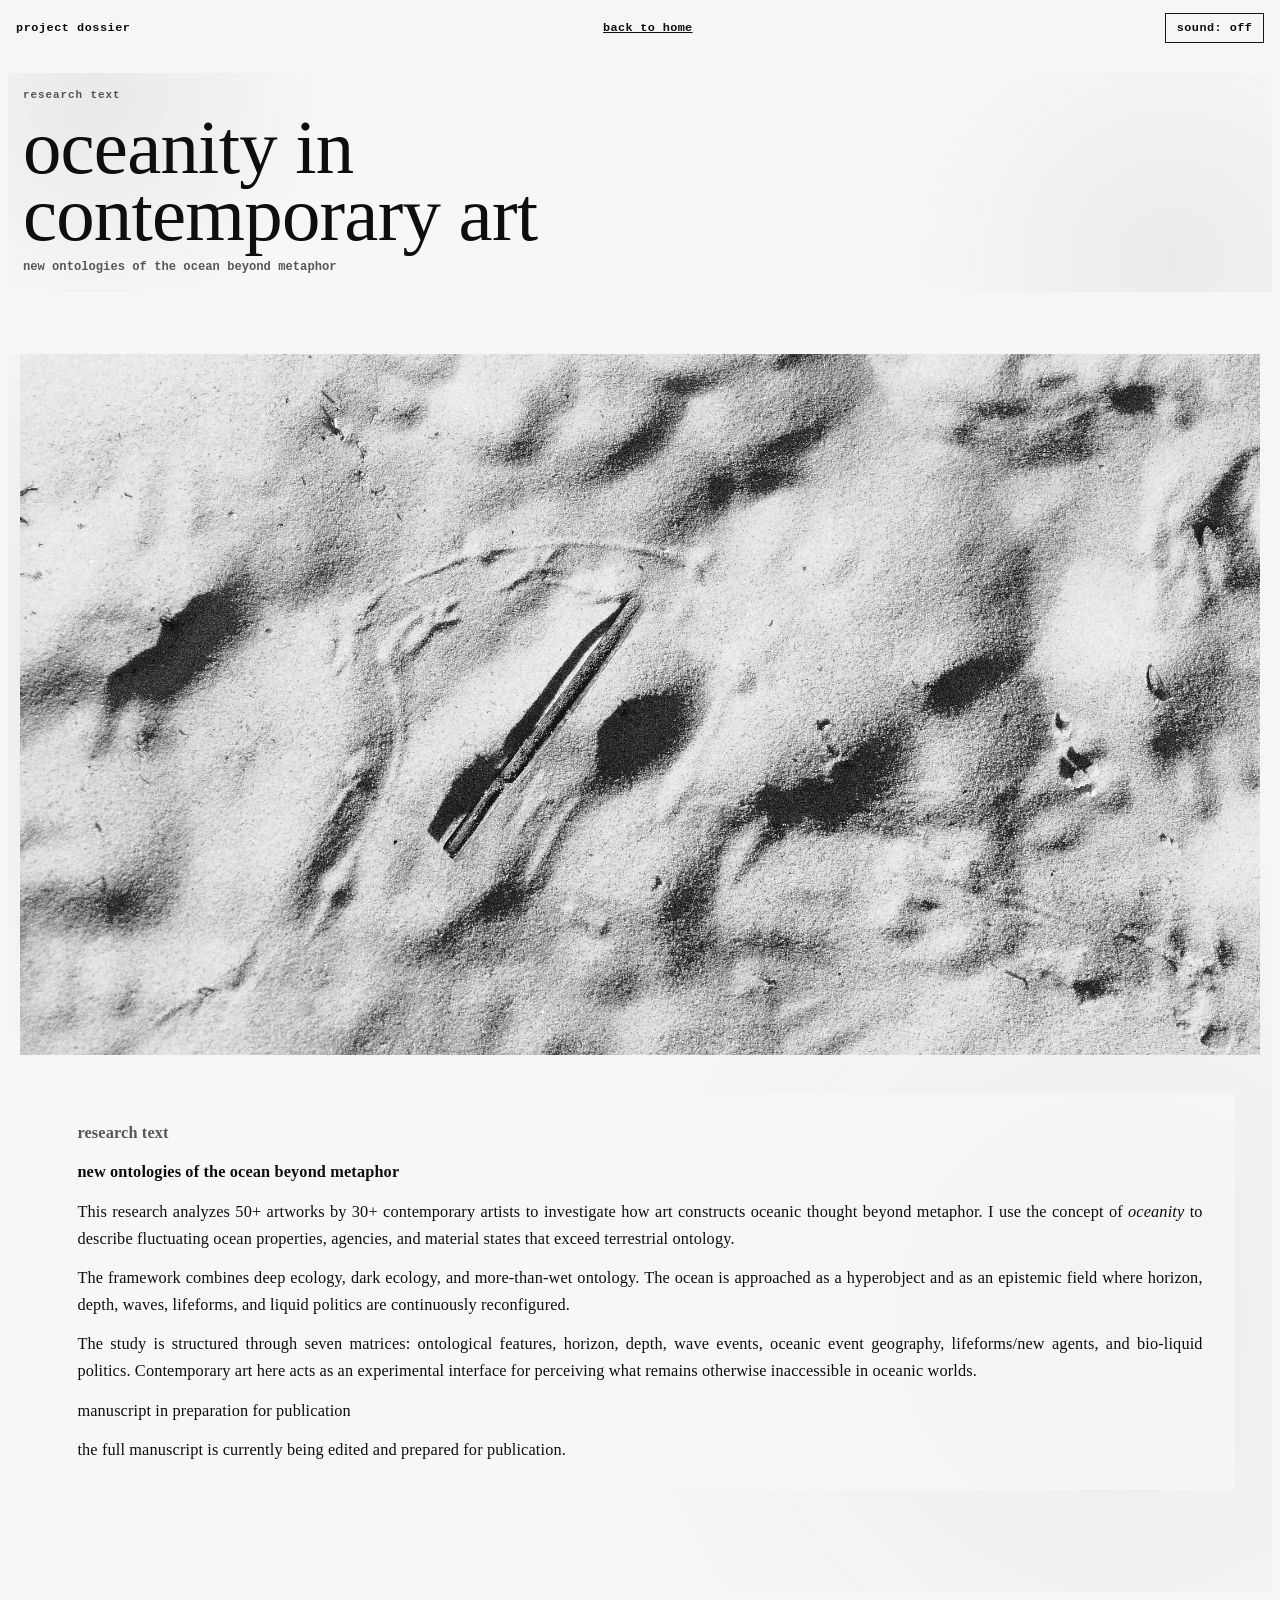
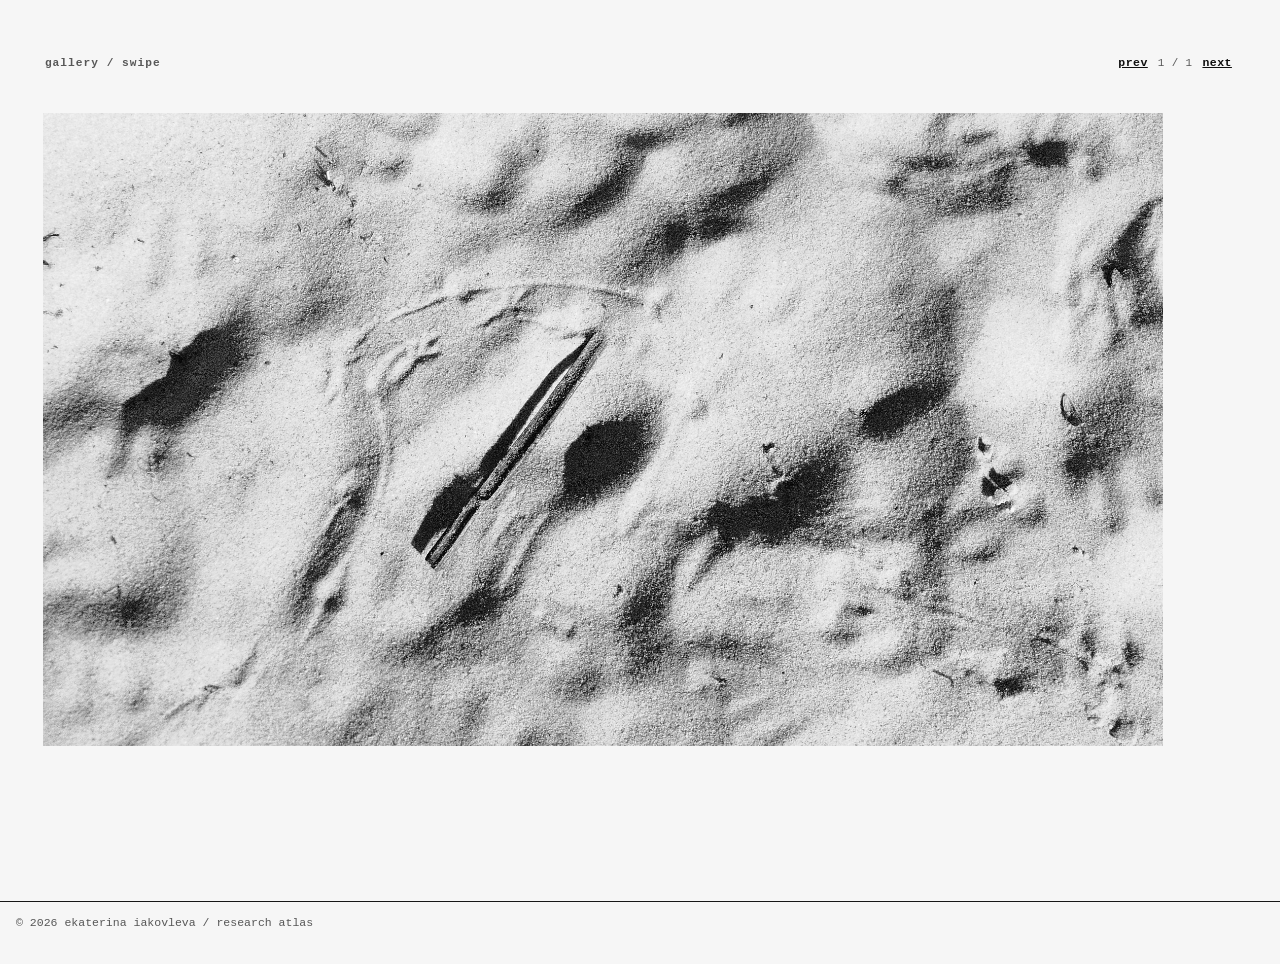
<file: projects/oceanity-in-contemporary-art/index.html>
<!doctype html>
<html lang="en">
  <head>
    <meta charset="UTF-8" />
    <meta name="viewport" content="width=device-width, initial-scale=1.0" />
    <title>Oceanity in Contemporary Art - Ekaterina Iakovleva</title>
    <link rel="stylesheet" href="../../styles.css" />
  </head>
  <body class="project-page">
    <div class="grain" aria-hidden="true"></div>
    <header class="site-header">
      <div class="brand"><span class="brand-name">project dossier</span></div>
      <a class="cv-link" href="../../index.html">back to home</a>
    </header>

    <main class="project-main">
      <section>
        <p class="kicker">research text</p>
        <h1 class="project-title">oceanity in contemporary art</h1>
        <p class="project-meta">new ontologies of the ocean beyond metaphor</p>
      </section>

      <section class="prose">
        <p>
          This research analyzes 50+ artworks by 30+ contemporary artists to investigate how art
          constructs oceanic thought beyond metaphor. I use the concept of <em>oceanity</em> to describe
          fluctuating ocean properties, agencies, and material states that exceed terrestrial ontology.
        </p>
        <p>
          The framework combines deep ecology, dark ecology, and more-than-wet ontology. The ocean
          is approached as a hyperobject and as an epistemic field where horizon, depth, waves,
          lifeforms, and liquid politics are continuously reconfigured.
        </p>
        <p>
          The study is structured through seven matrices: ontological features, horizon, depth,
          wave events, oceanic event geography, lifeforms/new agents, and bio-liquid politics.
          Contemporary art here acts as an experimental interface for perceiving what remains
          otherwise inaccessible in oceanic worlds.
        </p>
      </section>

      <section>
        <div class="section-head">
          <h2>notes</h2>
          <p>manuscript in preparation for publication</p>
        </div>
        <p class="tagline">
          the full manuscript is currently being edited and prepared for publication.
        </p>
      </section>

      <section>
        <div class="section-head">
          <h2>gallery</h2>
          <p>project image source</p>
        </div>
        <div class="project-gallery">
          <article class="gallery-item"><img src="L1520149.JPG" alt="Oceanity image 1" loading="lazy" /></article>
        </div>
      </section>
    </main>

    <footer class="site-footer">© <span id="year"></span> Ekaterina Iakovleva / research atlas</footer>
    <script src="../../scripts.js?v=20260310b"></script>
  </body>
</html>
</file>
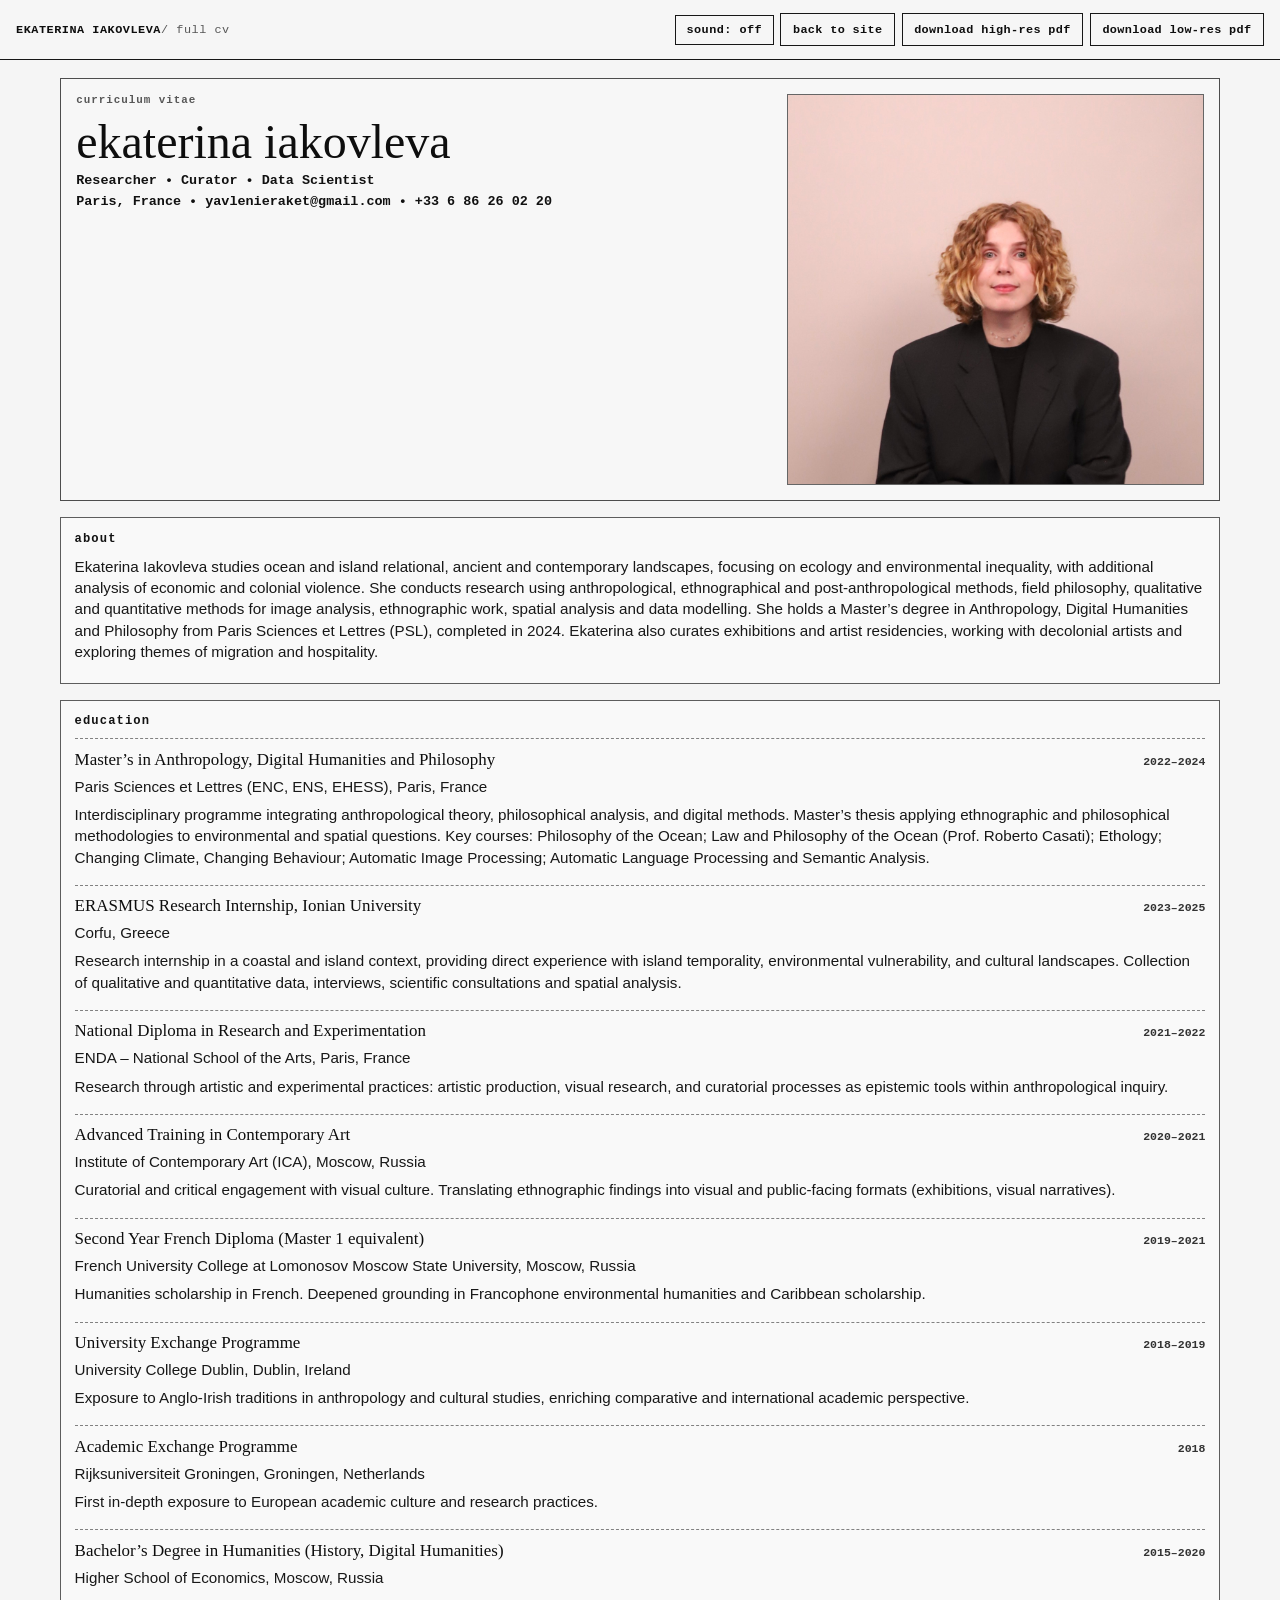
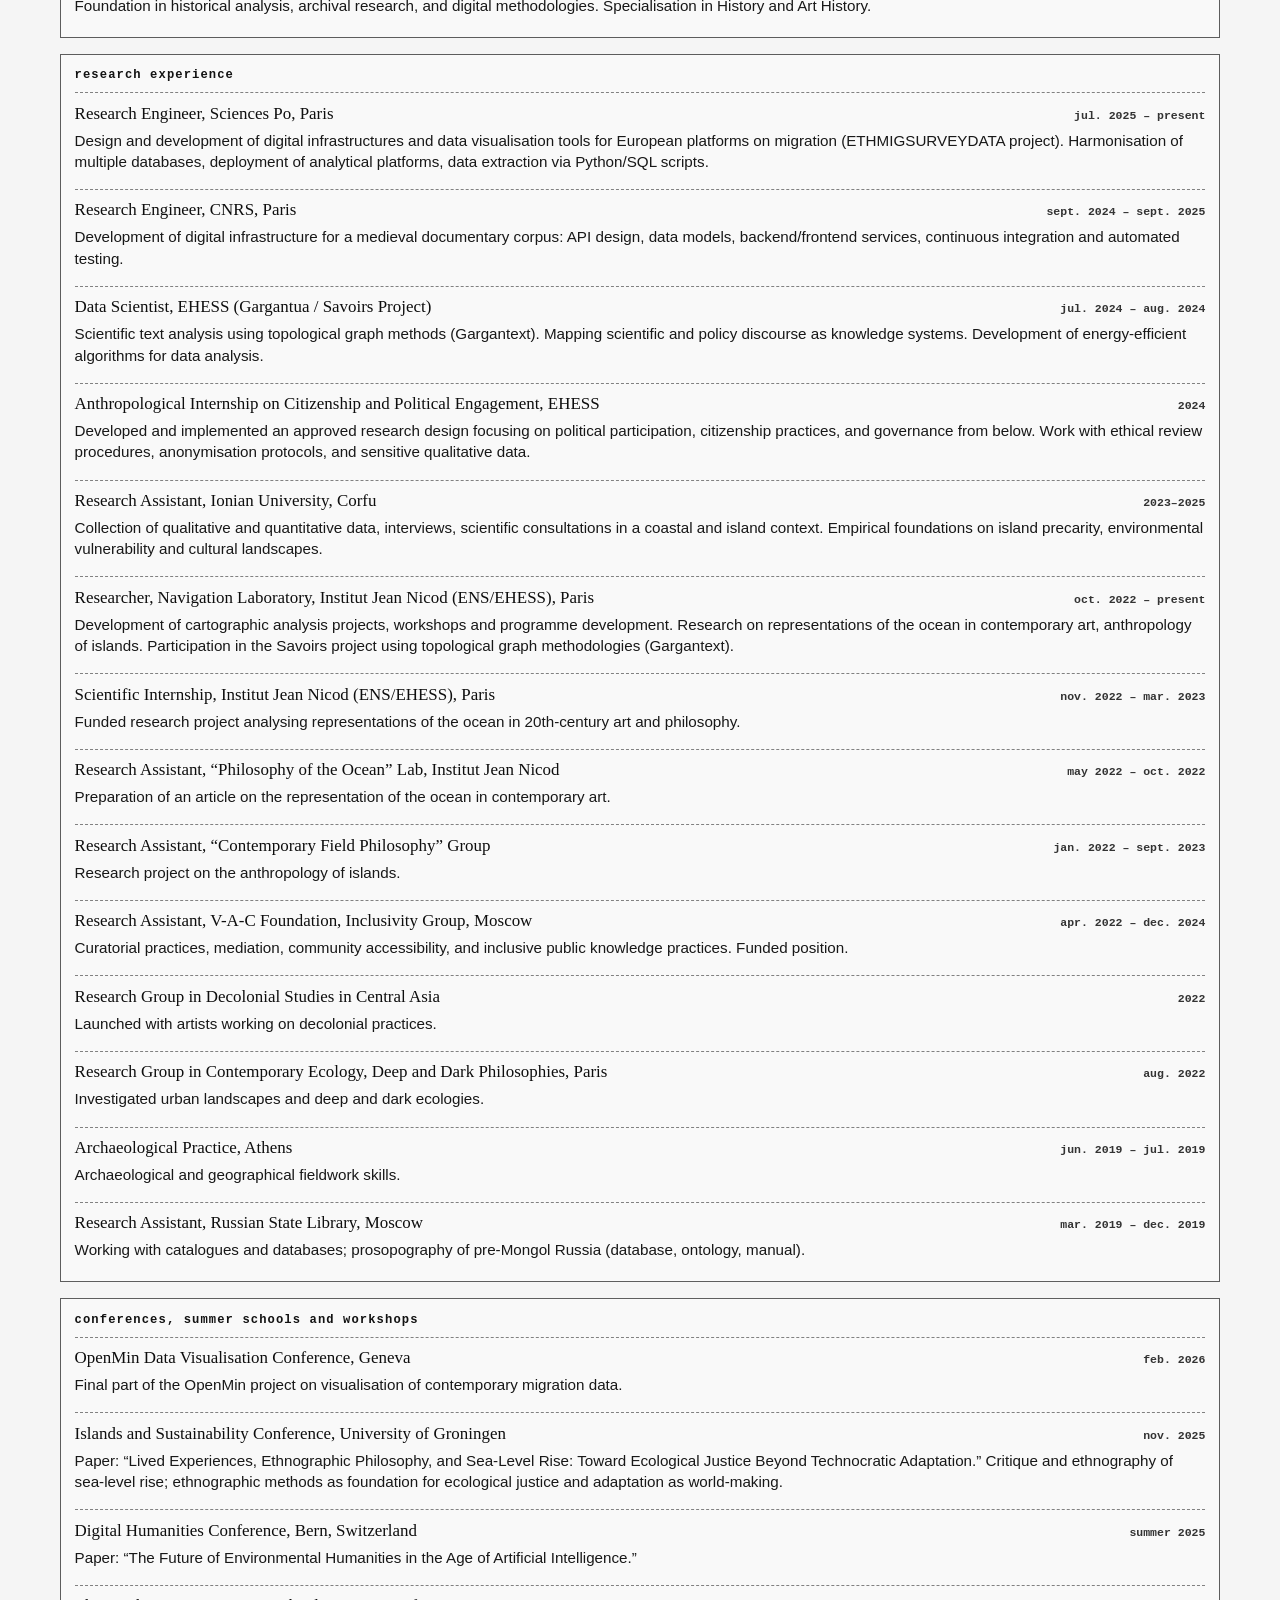
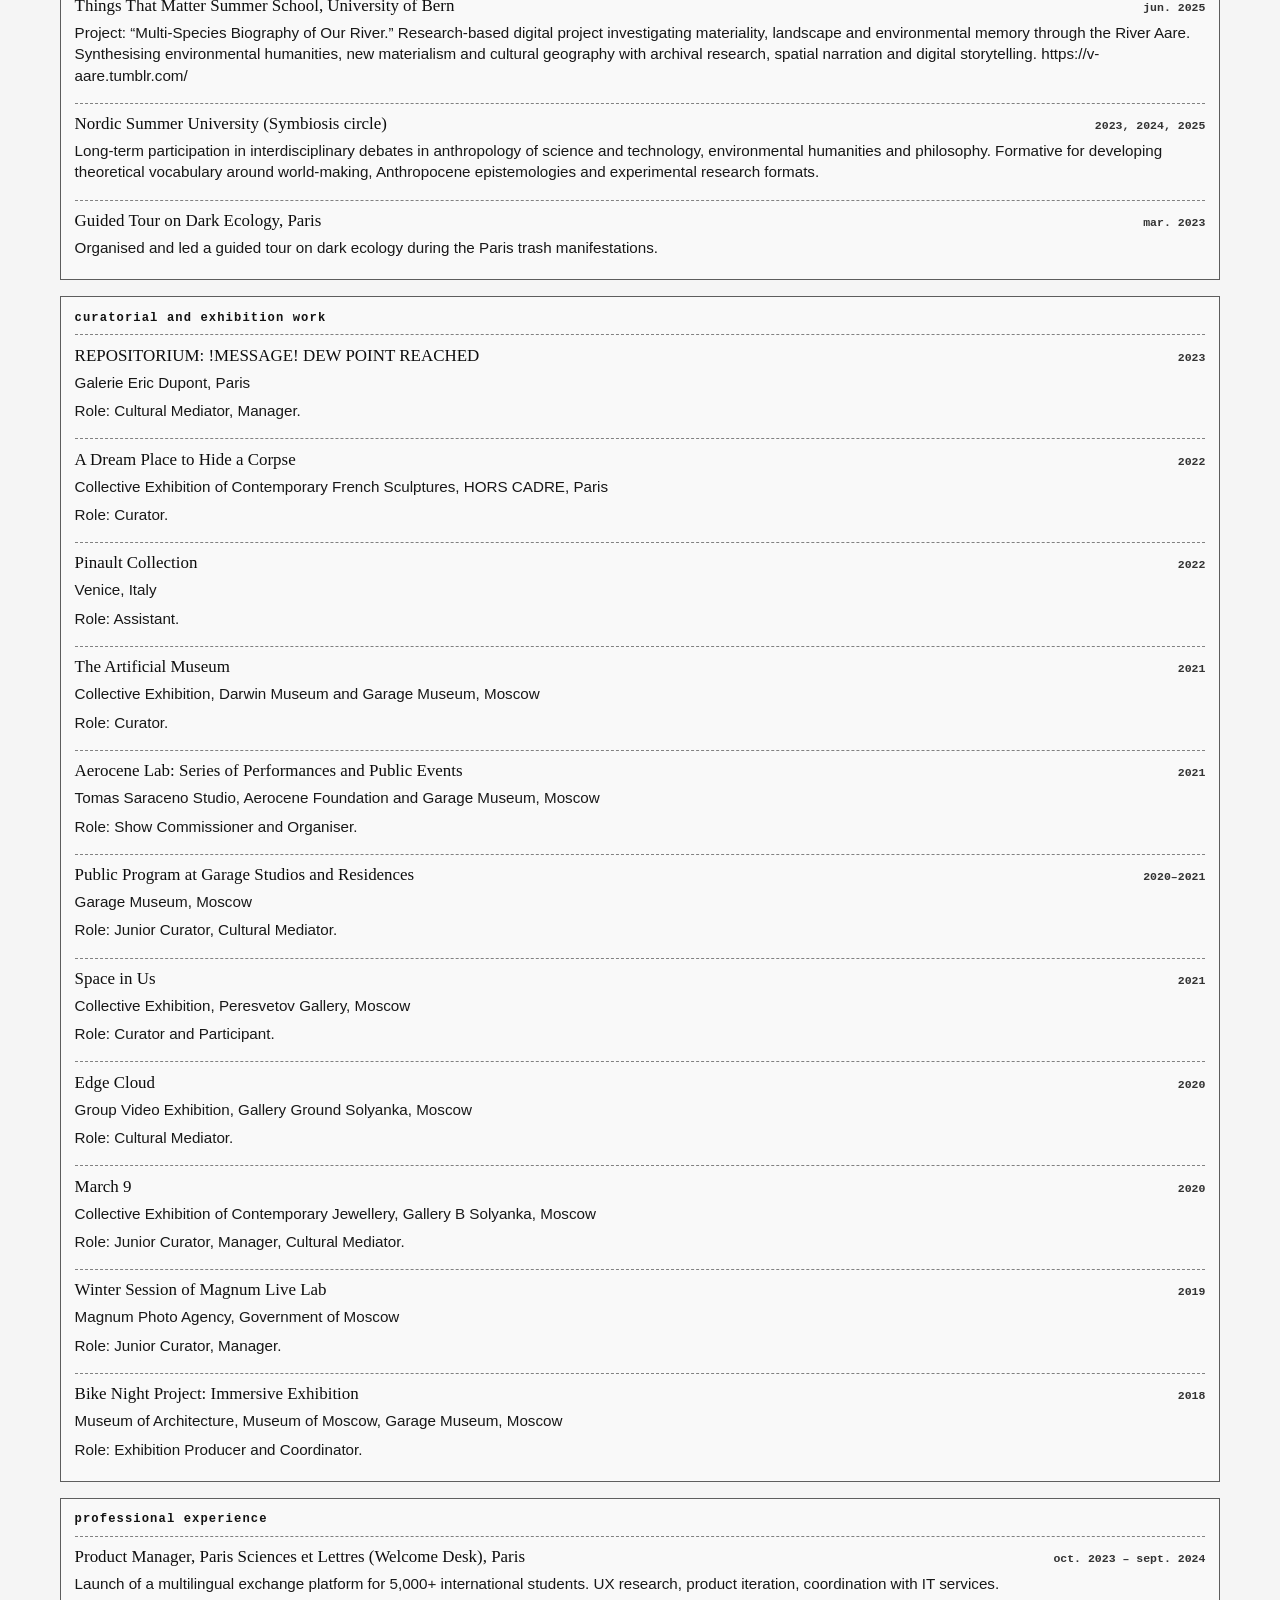
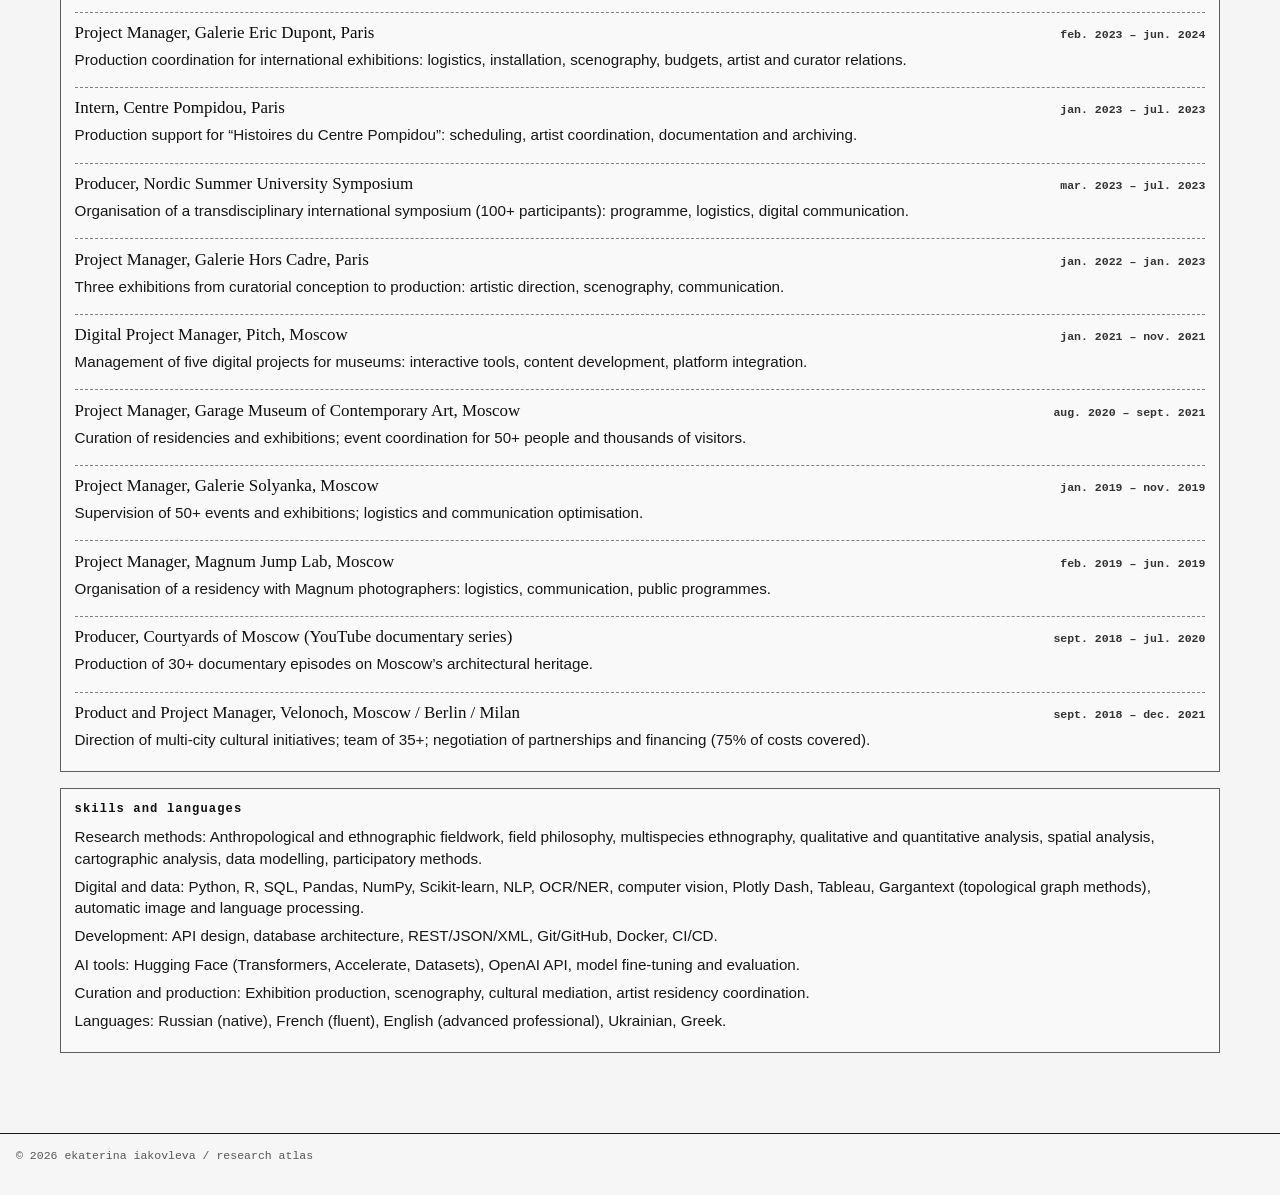
<file: cv-low.html>
<!doctype html>
<html lang="en">
  <head>
    <meta charset="UTF-8" />
    <meta name="viewport" content="width=device-width, initial-scale=1.0" />
    <title>Full CV - Ekaterina Iakovleva</title>
    <link rel="stylesheet" href="styles.css" />
  </head>
  <body class="cv-page cv-page-low">
    <div class="grain" aria-hidden="true"></div>

    <header class="site-header">
      <div class="brand">
        <span class="brand-name">EKATERINA IAKOVLEVA</span>
        <span class="brand-sub"> / full cv</span>
      </div>
      <div class="header-actions">
        <a class="cv-link" href="index.html#cv">back to site</a>
        <a class="cv-link" href="assets/docs/CV_Ekaterina_Iakovleva_high.pdf" download>download high-res pdf</a>
        <a class="cv-link" href="assets/docs/CV_Ekaterina_Iakovleva_low.pdf" download>download low-res pdf</a>
      </div>
    </header>

    <main class="cvp-main">
      <section class="cvp-hero">
        <div class="cvp-id">
          <p class="kicker">curriculum vitae</p>
          <h1>ekaterina iakovleva</h1>
          <p class="cvp-role">Researcher • Curator • Data Scientist</p>
          <p class="cvp-contact">Paris, France • yavlenieraket@gmail.com • +33 6 86 26 02 20</p>
        </div>
        <img src="assets/docs/IMG_3652_low.jpg" alt="Ekaterina Iakovleva" class="cvp-photo" loading="eager" />
      </section>

      <section class="cvp-section">
<h2>about</h2>
<div class="cvp-lead"><p>Ekaterina Iakovleva studies ocean and island relational, ancient and contemporary landscapes, focusing on ecology and environmental inequality, with additional analysis of economic and colonial violence. She conducts research using anthropological, ethnographical and post-anthropological methods, field philosophy, qualitative and quantitative methods for image analysis, ethnographic work, spatial analysis and data modelling. She holds a Master’s degree in Anthropology, Digital Humanities and Philosophy from Paris Sciences et Lettres (PSL), completed in 2024. Ekaterina also curates exhibitions and artist residencies, working with decolonial artists and exploring themes of migration and hospitality.</p></div>
</section>
<section class="cvp-section">
<h2>education</h2>
<div class="cvp-entries">
<article class="cvp-entry"><header><h3>Master’s in Anthropology, Digital Humanities and Philosophy</h3><time>2022–2024</time></header><div class="cvp-entry-desc"><p>Paris Sciences et Lettres (ENC, ENS, EHESS), Paris, France</p><p>Interdisciplinary programme integrating anthropological theory, philosophical analysis, and digital methods. Master’s thesis applying ethnographic and philosophical methodologies to environmental and spatial questions. Key courses: Philosophy of the Ocean; Law and Philosophy of the Ocean (Prof. Roberto Casati); Ethology; Changing Climate, Changing Behaviour; Automatic Image Processing; Automatic Language Processing and Semantic Analysis.</p></div></article>
<article class="cvp-entry"><header><h3>ERASMUS Research Internship, Ionian University</h3><time>2023–2025</time></header><div class="cvp-entry-desc"><p>Corfu, Greece</p><p>Research internship in a coastal and island context, providing direct experience with island temporality, environmental vulnerability, and cultural landscapes. Collection of qualitative and quantitative data, interviews, scientific consultations and spatial analysis.</p></div></article>
<article class="cvp-entry"><header><h3>National Diploma in Research and Experimentation</h3><time>2021–2022</time></header><div class="cvp-entry-desc"><p>ENDA – National School of the Arts, Paris, France</p><p>Research through artistic and experimental practices: artistic production, visual research, and curatorial processes as epistemic tools within anthropological inquiry.</p></div></article>
<article class="cvp-entry"><header><h3>Advanced Training in Contemporary Art</h3><time>2020–2021</time></header><div class="cvp-entry-desc"><p>Institute of Contemporary Art (ICA), Moscow, Russia</p><p>Curatorial and critical engagement with visual culture. Translating ethnographic findings into visual and public-facing formats (exhibitions, visual narratives).</p></div></article>
<article class="cvp-entry"><header><h3>Second Year French Diploma (Master 1 equivalent)</h3><time>2019–2021</time></header><div class="cvp-entry-desc"><p>French University College at Lomonosov Moscow State University, Moscow, Russia</p><p>Humanities scholarship in French. Deepened grounding in Francophone environmental humanities and Caribbean scholarship.</p></div></article>
<article class="cvp-entry"><header><h3>University Exchange Programme</h3><time>2018–2019</time></header><div class="cvp-entry-desc"><p>University College Dublin, Dublin, Ireland</p><p>Exposure to Anglo-Irish traditions in anthropology and cultural studies, enriching comparative and international academic perspective.</p></div></article>
<article class="cvp-entry"><header><h3>Academic Exchange Programme</h3><time>2018</time></header><div class="cvp-entry-desc"><p>Rijksuniversiteit Groningen, Groningen, Netherlands</p><p>First in-depth exposure to European academic culture and research practices.</p></div></article>
<article class="cvp-entry"><header><h3>Bachelor’s Degree in Humanities (History, Digital Humanities)</h3><time>2015–2020</time></header><div class="cvp-entry-desc"><p>Higher School of Economics, Moscow, Russia</p><p>Foundation in historical analysis, archival research, and digital methodologies. Specialisation in History and Art History.</p></div></article>
</div>
</section>
<section class="cvp-section">
<h2>research experience</h2>
<div class="cvp-entries">
<article class="cvp-entry"><header><h3>Research Engineer, Sciences Po, Paris</h3><time>Jul. 2025 – Present</time></header><div class="cvp-entry-desc"><p>Design and development of digital infrastructures and data visualisation tools for European platforms on migration (ETHMIGSURVEYDATA project). Harmonisation of multiple databases, deployment of analytical platforms, data extraction via Python/SQL scripts.</p></div></article>
<article class="cvp-entry"><header><h3>Research Engineer, CNRS, Paris</h3><time>Sept. 2024 – Sept. 2025</time></header><div class="cvp-entry-desc"><p>Development of digital infrastructure for a medieval documentary corpus: API design, data models, backend/frontend services, continuous integration and automated testing.</p></div></article>
<article class="cvp-entry"><header><h3>Data Scientist, EHESS (Gargantua / Savoirs Project)</h3><time>Jul. 2024 – Aug. 2024</time></header><div class="cvp-entry-desc"><p>Scientific text analysis using topological graph methods (Gargantext). Mapping scientific and policy discourse as knowledge systems. Development of energy-efficient algorithms for data analysis.</p></div></article>
<article class="cvp-entry"><header><h3>Anthropological Internship on Citizenship and Political Engagement, EHESS</h3><time>2024</time></header><div class="cvp-entry-desc"><p>Developed and implemented an approved research design focusing on political participation, citizenship practices, and governance from below. Work with ethical review procedures, anonymisation protocols, and sensitive qualitative data.</p></div></article>
<article class="cvp-entry"><header><h3>Research Assistant, Ionian University, Corfu</h3><time>2023–2025</time></header><div class="cvp-entry-desc"><p>Collection of qualitative and quantitative data, interviews, scientific consultations in a coastal and island context. Empirical foundations on island precarity, environmental vulnerability and cultural landscapes.</p></div></article>
<article class="cvp-entry"><header><h3>Researcher, Navigation Laboratory, Institut Jean Nicod (ENS/EHESS), Paris</h3><time>Oct. 2022 – Present</time></header><div class="cvp-entry-desc"><p>Development of cartographic analysis projects, workshops and programme development. Research on representations of the ocean in contemporary art, anthropology of islands. Participation in the Savoirs project using topological graph methodologies (Gargantext).</p></div></article>
<article class="cvp-entry"><header><h3>Scientific Internship, Institut Jean Nicod (ENS/EHESS), Paris</h3><time>Nov. 2022 – Mar. 2023</time></header><div class="cvp-entry-desc"><p>Funded research project analysing representations of the ocean in 20th-century art and philosophy.</p></div></article>
<article class="cvp-entry"><header><h3>Research Assistant, “Philosophy of the Ocean” Lab, Institut Jean Nicod</h3><time>May 2022 – Oct. 2022</time></header><div class="cvp-entry-desc"><p>Preparation of an article on the representation of the ocean in contemporary art.</p></div></article>
<article class="cvp-entry"><header><h3>Research Assistant, “Contemporary Field Philosophy” Group</h3><time>Jan. 2022 – Sept. 2023</time></header><div class="cvp-entry-desc"><p>Research project on the anthropology of islands.</p></div></article>
<article class="cvp-entry"><header><h3>Research Assistant, V-A-C Foundation, Inclusivity Group, Moscow</h3><time>Apr. 2022 – Dec. 2024</time></header><div class="cvp-entry-desc"><p>Curatorial practices, mediation, community accessibility, and inclusive public knowledge practices. Funded position.</p></div></article>
<article class="cvp-entry"><header><h3>Research Group in Decolonial Studies in Central Asia</h3><time>2022</time></header><div class="cvp-entry-desc"><p>Launched with artists working on decolonial practices.</p></div></article>
<article class="cvp-entry"><header><h3>Research Group in Contemporary Ecology, Deep and Dark Philosophies, Paris</h3><time>Aug. 2022</time></header><div class="cvp-entry-desc"><p>Investigated urban landscapes and deep and dark ecologies.</p></div></article>
<article class="cvp-entry"><header><h3>Archaeological Practice, Athens</h3><time>Jun. 2019 – Jul. 2019</time></header><div class="cvp-entry-desc"><p>Archaeological and geographical fieldwork skills.</p></div></article>
<article class="cvp-entry"><header><h3>Research Assistant, Russian State Library, Moscow</h3><time>Mar. 2019 – Dec. 2019</time></header><div class="cvp-entry-desc"><p>Working with catalogues and databases; prosopography of pre-Mongol Russia (database, ontology, manual).</p></div></article>
</div>
</section>
<section class="cvp-section">
<h2>conferences, summer schools and workshops</h2>
<div class="cvp-entries">
<article class="cvp-entry"><header><h3>OpenMin Data Visualisation Conference, Geneva</h3><time>Feb. 2026</time></header><div class="cvp-entry-desc"><p>Final part of the OpenMin project on visualisation of contemporary migration data.</p></div></article>
<article class="cvp-entry"><header><h3>Islands and Sustainability Conference, University of Groningen</h3><time>Nov. 2025</time></header><div class="cvp-entry-desc"><p>Paper: “Lived Experiences, Ethnographic Philosophy, and Sea-Level Rise: Toward Ecological Justice Beyond Technocratic Adaptation.” Critique and ethnography of sea-level rise; ethnographic methods as foundation for ecological justice and adaptation as world-making.</p></div></article>
<article class="cvp-entry"><header><h3>Digital Humanities Conference, Bern, Switzerland</h3><time>Summer 2025</time></header><div class="cvp-entry-desc"><p>Paper: “The Future of Environmental Humanities in the Age of Artificial Intelligence.”</p></div></article>
<article class="cvp-entry"><header><h3>Things That Matter Summer School, University of Bern</h3><time>Jun. 2025</time></header><div class="cvp-entry-desc"><p>Project: “Multi-Species Biography of Our River.” Research-based digital project investigating materiality, landscape and environmental memory through the River Aare. Synthesising environmental humanities, new materialism and cultural geography with archival research, spatial narration and digital storytelling. https://v-aare.tumblr.com/</p></div></article>
<article class="cvp-entry"><header><h3>Nordic Summer University (Symbiosis circle)</h3><time>2023, 2024, 2025</time></header><div class="cvp-entry-desc"><p>Long-term participation in interdisciplinary debates in anthropology of science and technology, environmental humanities and philosophy. Formative for developing theoretical vocabulary around world-making, Anthropocene epistemologies and experimental research formats.</p></div></article>
<article class="cvp-entry"><header><h3>Guided Tour on Dark Ecology, Paris</h3><time>Mar. 2023</time></header><div class="cvp-entry-desc"><p>Organised and led a guided tour on dark ecology during the Paris trash manifestations.</p></div></article>
</div>
</section>
<section class="cvp-section">
<h2>curatorial and exhibition work</h2>
<div class="cvp-entries">
<article class="cvp-entry"><header><h3>REPOSITORIUM: !MESSAGE! DEW POINT REACHED</h3><time>2023</time></header><div class="cvp-entry-desc"><p>Galerie Eric Dupont, Paris</p><p>Role: Cultural Mediator, Manager.</p></div></article>
<article class="cvp-entry"><header><h3>A Dream Place to Hide a Corpse</h3><time>2022</time></header><div class="cvp-entry-desc"><p>Collective Exhibition of Contemporary French Sculptures, HORS CADRE, Paris</p><p>Role: Curator.</p></div></article>
<article class="cvp-entry"><header><h3>Pinault Collection</h3><time>2022</time></header><div class="cvp-entry-desc"><p>Venice, Italy</p><p>Role: Assistant.</p></div></article>
<article class="cvp-entry"><header><h3>The Artificial Museum</h3><time>2021</time></header><div class="cvp-entry-desc"><p>Collective Exhibition, Darwin Museum and Garage Museum, Moscow</p><p>Role: Curator.</p></div></article>
<article class="cvp-entry"><header><h3>Aerocene Lab: Series of Performances and Public Events</h3><time>2021</time></header><div class="cvp-entry-desc"><p>Tomas Saraceno Studio, Aerocene Foundation and Garage Museum, Moscow</p><p>Role: Show Commissioner and Organiser.</p></div></article>
<article class="cvp-entry"><header><h3>Public Program at Garage Studios and Residences</h3><time>2020–2021</time></header><div class="cvp-entry-desc"><p>Garage Museum, Moscow</p><p>Role: Junior Curator, Cultural Mediator.</p></div></article>
<article class="cvp-entry"><header><h3>Space in Us</h3><time>2021</time></header><div class="cvp-entry-desc"><p>Collective Exhibition, Peresvetov Gallery, Moscow</p><p>Role: Curator and Participant.</p></div></article>
<article class="cvp-entry"><header><h3>Edge Cloud</h3><time>2020</time></header><div class="cvp-entry-desc"><p>Group Video Exhibition, Gallery Ground Solyanka, Moscow</p><p>Role: Cultural Mediator.</p></div></article>
<article class="cvp-entry"><header><h3>March 9</h3><time>2020</time></header><div class="cvp-entry-desc"><p>Collective Exhibition of Contemporary Jewellery, Gallery B Solyanka, Moscow</p><p>Role: Junior Curator, Manager, Cultural Mediator.</p></div></article>
<article class="cvp-entry"><header><h3>Winter Session of Magnum Live Lab</h3><time>2019</time></header><div class="cvp-entry-desc"><p>Magnum Photo Agency, Government of Moscow</p><p>Role: Junior Curator, Manager.</p></div></article>
<article class="cvp-entry"><header><h3>Bike Night Project: Immersive Exhibition</h3><time>2018</time></header><div class="cvp-entry-desc"><p>Museum of Architecture, Museum of Moscow, Garage Museum, Moscow</p><p>Role: Exhibition Producer and Coordinator.</p></div></article>
</div>
</section>
<section class="cvp-section">
<h2>professional experience</h2>
<div class="cvp-entries">
<article class="cvp-entry"><header><h3>Product Manager, Paris Sciences et Lettres (Welcome Desk), Paris</h3><time>Oct. 2023 – Sept. 2024</time></header><div class="cvp-entry-desc"><p>Launch of a multilingual exchange platform for 5,000+ international students. UX research, product iteration, coordination with IT services.</p></div></article>
<article class="cvp-entry"><header><h3>Project Manager, Galerie Eric Dupont, Paris</h3><time>Feb. 2023 – Jun. 2024</time></header><div class="cvp-entry-desc"><p>Production coordination for international exhibitions: logistics, installation, scenography, budgets, artist and curator relations.</p></div></article>
<article class="cvp-entry"><header><h3>Intern, Centre Pompidou, Paris</h3><time>Jan. 2023 – Jul. 2023</time></header><div class="cvp-entry-desc"><p>Production support for “Histoires du Centre Pompidou”: scheduling, artist coordination, documentation and archiving.</p></div></article>
<article class="cvp-entry"><header><h3>Producer, Nordic Summer University Symposium</h3><time>Mar. 2023 – Jul. 2023</time></header><div class="cvp-entry-desc"><p>Organisation of a transdisciplinary international symposium (100+ participants): programme, logistics, digital communication.</p></div></article>
<article class="cvp-entry"><header><h3>Project Manager, Galerie Hors Cadre, Paris</h3><time>Jan. 2022 – Jan. 2023</time></header><div class="cvp-entry-desc"><p>Three exhibitions from curatorial conception to production: artistic direction, scenography, communication.</p></div></article>
<article class="cvp-entry"><header><h3>Digital Project Manager, Pitch, Moscow</h3><time>Jan. 2021 – Nov. 2021</time></header><div class="cvp-entry-desc"><p>Management of five digital projects for museums: interactive tools, content development, platform integration.</p></div></article>
<article class="cvp-entry"><header><h3>Project Manager, Garage Museum of Contemporary Art, Moscow</h3><time>Aug. 2020 – Sept. 2021</time></header><div class="cvp-entry-desc"><p>Curation of residencies and exhibitions; event coordination for 50+ people and thousands of visitors.</p></div></article>
<article class="cvp-entry"><header><h3>Project Manager, Galerie Solyanka, Moscow</h3><time>Jan. 2019 – Nov. 2019</time></header><div class="cvp-entry-desc"><p>Supervision of 50+ events and exhibitions; logistics and communication optimisation.</p></div></article>
<article class="cvp-entry"><header><h3>Project Manager, Magnum Jump Lab, Moscow</h3><time>Feb. 2019 – Jun. 2019</time></header><div class="cvp-entry-desc"><p>Organisation of a residency with Magnum photographers: logistics, communication, public programmes.</p></div></article>
<article class="cvp-entry"><header><h3>Producer, Courtyards of Moscow (YouTube documentary series)</h3><time>Sept. 2018 – Jul. 2020</time></header><div class="cvp-entry-desc"><p>Production of 30+ documentary episodes on Moscow’s architectural heritage.</p></div></article>
<article class="cvp-entry"><header><h3>Product and Project Manager, Velonoch, Moscow / Berlin / Milan</h3><time>Sept. 2018 – Dec. 2021</time></header><div class="cvp-entry-desc"><p>Direction of multi-city cultural initiatives; team of 35+; negotiation of partnerships and financing (75% of costs covered).</p></div></article>
</div>
</section>
<section class="cvp-section">
<h2>skills and languages</h2>
<div class="cvp-lead"><p>Research methods: Anthropological and ethnographic fieldwork, field philosophy, multispecies ethnography, qualitative and quantitative analysis, spatial analysis, cartographic analysis, data modelling, participatory methods.</p><p>Digital and data: Python, R, SQL, Pandas, NumPy, Scikit-learn, NLP, OCR/NER, computer vision, Plotly Dash, Tableau, Gargantext (topological graph methods), automatic image and language processing.</p><p>Development: API design, database architecture, REST/JSON/XML, Git/GitHub, Docker, CI/CD.</p><p>AI tools: Hugging Face (Transformers, Accelerate, Datasets), OpenAI API, model fine-tuning and evaluation.</p><p>Curation and production: Exhibition production, scenography, cultural mediation, artist residency coordination.</p><p>Languages: Russian (native), French (fluent), English (advanced professional), Ukrainian, Greek.</p></div>
</section>
    </main>

    <footer class="site-footer">© <span id="year"></span> Ekaterina Iakovleva / research atlas</footer>
    <script src="scripts.js?v=20260310b"></script>
  </body>
</html>
</file>
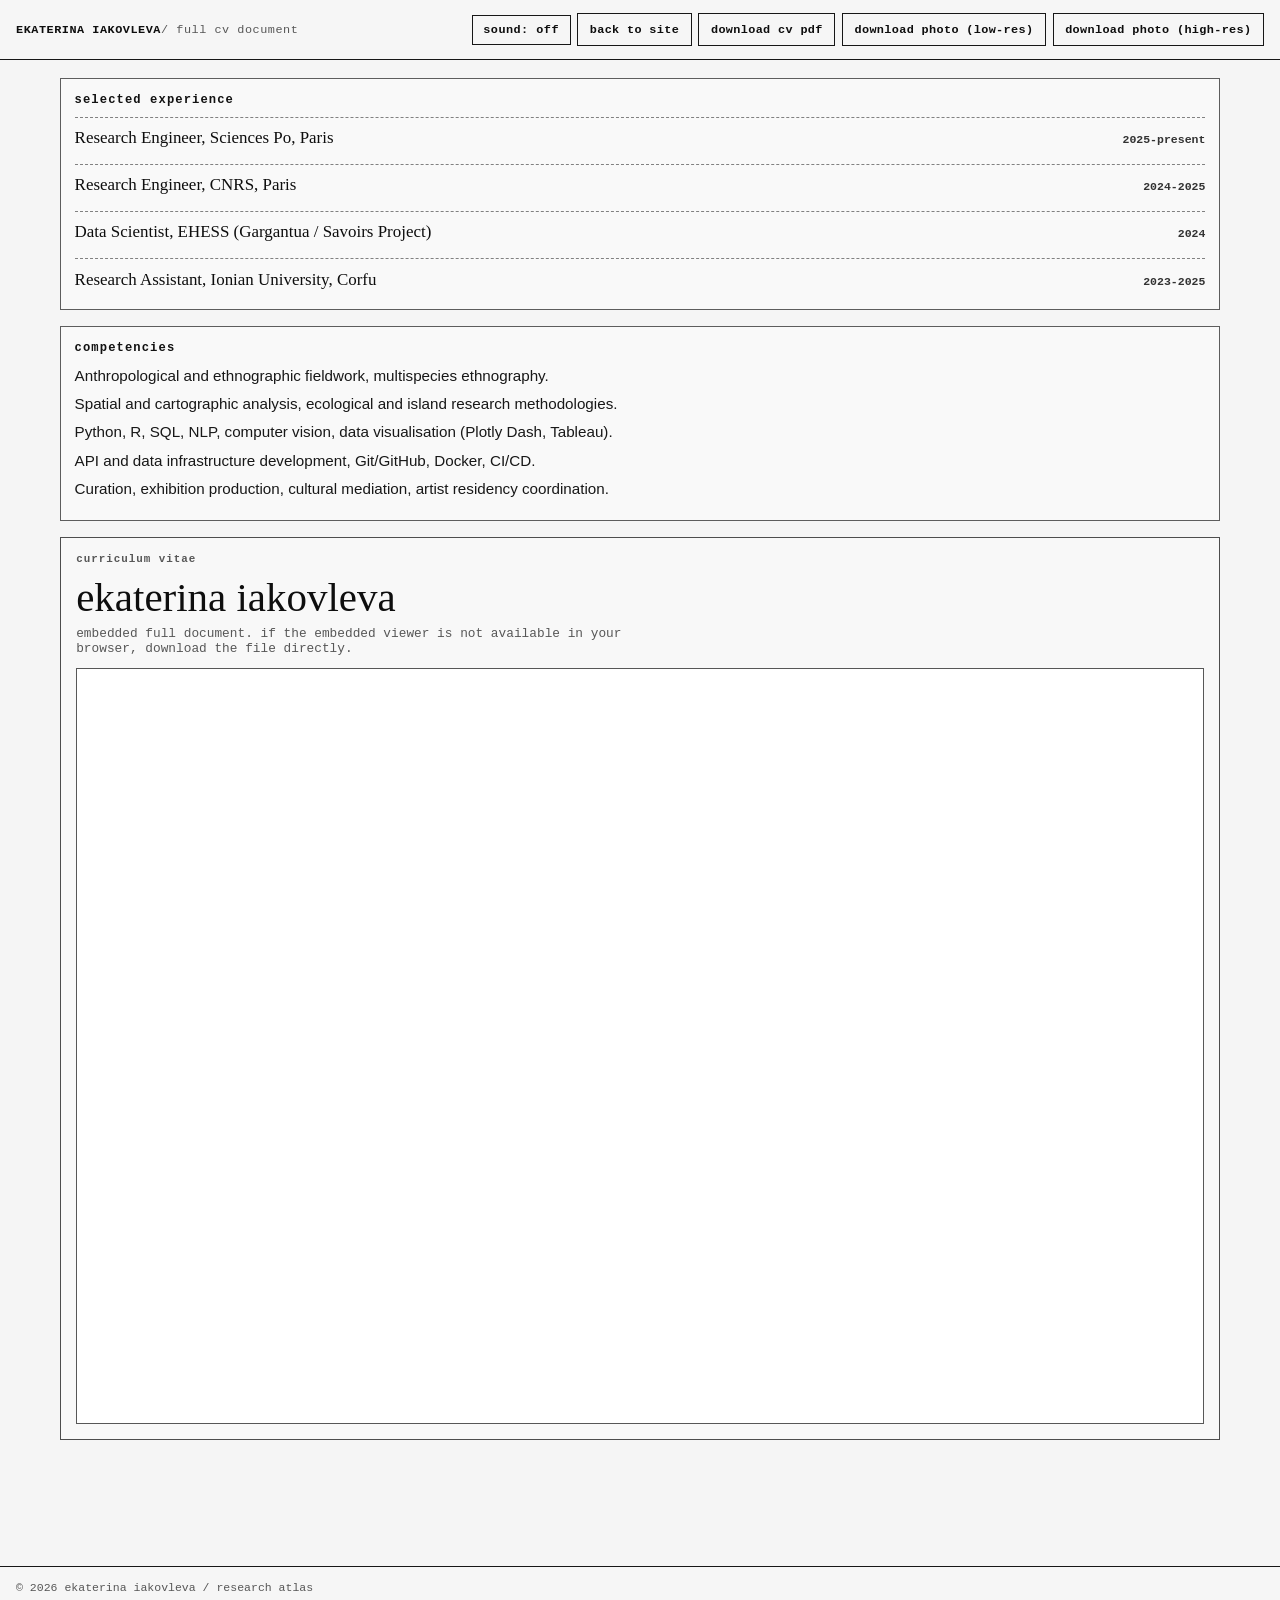
<file: cv.html>
<!doctype html>
<html lang="en">
  <head>
    <meta charset="UTF-8" />
    <meta name="viewport" content="width=device-width, initial-scale=1.0" />
    <title>Full CV - Ekaterina Iakovleva</title>
    <link rel="stylesheet" href="styles.css" />
  </head>
  <body class="cv-page">
    <div class="grain" aria-hidden="true"></div>

    <header class="site-header">
      <div class="brand">
        <span class="brand-name">EKATERINA IAKOVLEVA</span>
        <span class="brand-sub"> / full cv document</span>
      </div>
      <div class="header-actions">
        <a class="cv-link" href="index.html#cv">back to site</a>
        <a class="cv-link" href="assets/docs/CV_IAKOVLEVA_Website.pdf" download>download cv pdf</a>
        <a class="cv-link" href="assets/docs/IMG_3652_low.jpg" download>download photo (low-res)</a>
        <a class="cv-link" href="assets/docs/IMG_3652_high.jpg" download>download photo (high-res)</a>
      </div>
    </header>

    <main class="cvp-main">
      <section class="cvp-section">
        <h2>selected experience</h2>
        <div class="cvp-entries">
          <article class="cvp-entry">
            <header>
              <h3>Research Engineer, Sciences Po, Paris</h3>
              <time>2025-present</time>
            </header>
          </article>
          <article class="cvp-entry">
            <header>
              <h3>Research Engineer, CNRS, Paris</h3>
              <time>2024-2025</time>
            </header>
          </article>
          <article class="cvp-entry">
            <header>
              <h3>Data Scientist, EHESS (Gargantua / Savoirs Project)</h3>
              <time>2024</time>
            </header>
          </article>
          <article class="cvp-entry">
            <header>
              <h3>Research Assistant, Ionian University, Corfu</h3>
              <time>2023-2025</time>
            </header>
          </article>
        </div>
      </section>

      <section class="cvp-section">
        <h2>competencies</h2>
        <div class="cvp-lead">
          <p>Anthropological and ethnographic fieldwork, multispecies ethnography.</p>
          <p>Spatial and cartographic analysis, ecological and island research methodologies.</p>
          <p>Python, R, SQL, NLP, computer vision, data visualisation (Plotly Dash, Tableau).</p>
          <p>API and data infrastructure development, Git/GitHub, Docker, CI/CD.</p>
          <p>Curation, exhibition production, cultural mediation, artist residency coordination.</p>
        </div>
      </section>

      <section class="cvp-doc">
        <p class="kicker">curriculum vitae</p>
        <h1>ekaterina iakovleva</h1>
        <p class="cvp-doc-note">
          Embedded full document. If the embedded viewer is not available in your browser,
          download the file directly.
        </p>

        <iframe
          class="cvp-doc-frame"
          src="assets/docs/CV_IAKOVLEVA_Website.pdf#page=1&zoom=page-width&view=FitH"
          title="Ekaterina Iakovleva CV"
          loading="eager"
        ></iframe>
      </section>
    </main>

    <footer class="site-footer">© <span id="year"></span> Ekaterina Iakovleva / research atlas</footer>
    <script src="scripts.js?v=20260310b"></script>
  </body>
</html>
</file>
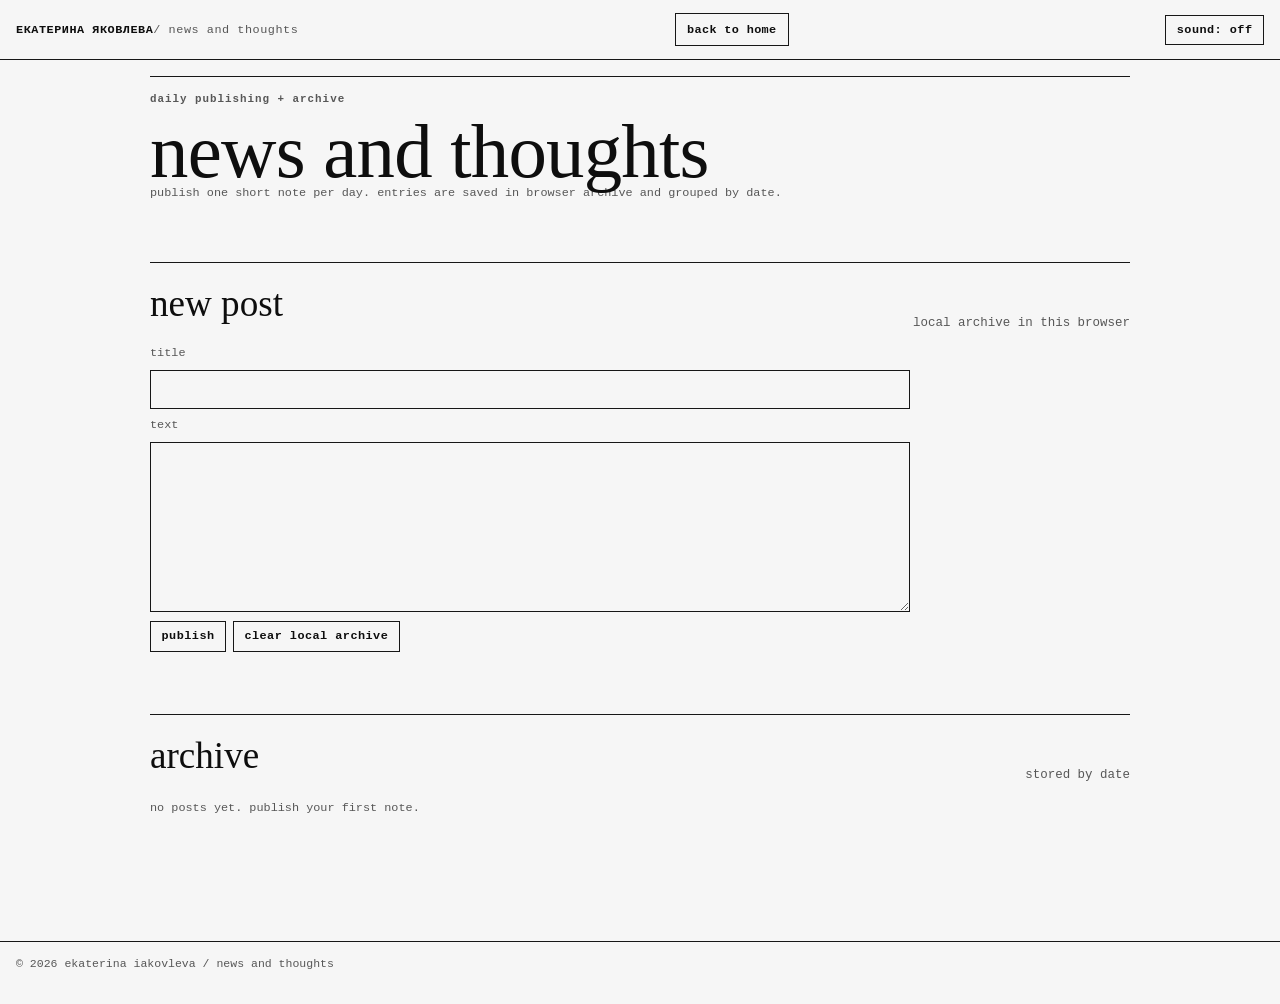
<file: news-and-thoughts.html>
<!doctype html>
<html lang="en">
  <head>
    <meta charset="UTF-8" />
    <meta name="viewport" content="width=device-width, initial-scale=1.0" />
    <title>News and Thoughts - Ekaterina Iakovleva</title>
    <meta name="description" content="Daily notes and archive by Ekaterina Iakovleva." />
    <link rel="stylesheet" href="styles.css" />
  </head>
  <body>
    <div class="grain" aria-hidden="true"></div>
    <header class="site-header">
      <div class="brand">
        <span class="brand-name">ЕКАТЕРИНА ЯКОВЛЕВА</span>
        <span class="brand-sub"> / news and thoughts</span>
      </div>
      <a class="cv-link" href="index.html">back to home</a>
    </header>

    <main class="news-main">
      <section>
        <p class="kicker">daily publishing + archive</p>
        <h1 class="project-title">news and thoughts</h1>
        <p class="tagline">
          Publish one short note per day. Entries are saved in browser archive and grouped by date.
        </p>
      </section>

      <section>
        <div class="section-head">
          <h2>new post</h2>
          <p>local archive in this browser</p>
        </div>
        <form id="news-form" class="news-form">
          <label for="post-title" class="tagline">title</label>
          <input id="post-title" name="post-title" type="text" required />
          <label for="post-body" class="tagline">text</label>
          <textarea id="post-body" name="post-body" required></textarea>
          <div class="header-actions">
            <button class="menu-toggle" type="submit">publish</button>
            <button class="menu-toggle" id="clear-news" type="button">clear local archive</button>
          </div>
        </form>
      </section>

      <section>
        <div class="section-head">
          <h2>archive</h2>
          <p>stored by date</p>
        </div>
        <div id="news-list" class="news-list"></div>
      </section>
    </main>

    <footer class="site-footer">© <span id="year"></span> Ekaterina Iakovleva / news and thoughts</footer>
    <script src="scripts.js?v=20260310b"></script>
  </body>
</html>
</file>
<file: styles.css>
:root {
  --bg: #f6f6f6;
  --fg: #0e0e0e;
  --muted: #575757;
  --line: #171717;
  --mono: "IBM Plex Mono", "Menlo", "SFMono-Regular", monospace;
  --serif: "Iowan Old Style", "Palatino Linotype", "Book Antiqua", Palatino, serif;
  --sans: "Avenir Next", "Helvetica Neue", "Arial Narrow", sans-serif;
  --kaiti: "Kaiti SC", "KaiTi", "STKaiti", "Songti SC", "Noto Serif CJK SC", "Times New Roman", serif;
  --typewriter: "American Typewriter", "Courier Prime", "IBM Plex Mono", "Nimbus Mono PS", "Source Code Pro", "Menlo", "Monaco", monospace;
  --playful: "Kaiti SC", "KaiTi", "STKaiti", "Iowan Old Style", "Palatino Linotype", serif;
}

* {
  box-sizing: border-box;
}

html,
body {
  margin: 0;
  padding: 0;
  min-height: 100%;
  background: var(--bg);
  color: var(--fg);
  font-family: var(--sans);
}

body {
  position: relative;
  line-height: 1.37;
  overflow-x: hidden;
}

#floating-atlas {
  pointer-events: none;
  position: fixed;
  inset: 0;
  z-index: 0;
}

.grain {
  pointer-events: none;
  position: fixed;
  inset: 0;
  z-index: 1;
  opacity: 0.08;
  background-image: radial-gradient(var(--fg) 0.35px, transparent 0.35px);
  background-size: 4px 4px;
}

.site-header {
  position: sticky;
  top: 0;
  z-index: 25;
  display: flex;
  justify-content: space-between;
  align-items: center;
  gap: 1rem;
  padding: 0.82rem 1rem;
  border-bottom: 1px solid var(--line);
  background: rgba(246, 246, 246, 0.84);
  backdrop-filter: blur(3.5px);
}

.brand {
  display: flex;
  flex-wrap: wrap;
  gap: 0;
  font-family: var(--mono);
  font-size: 0.74rem;
  letter-spacing: 0.045em;
}

.brand-name {
  font-weight: 700;
}

.brand-sub {
  color: var(--muted);
}

.header-actions {
  display: flex;
  align-items: center;
  gap: 0.42rem;
}

.menu-toggle {
  border: 1px solid var(--line);
  background: transparent;
  color: var(--fg);
  font: 600 0.74rem var(--mono);
  letter-spacing: 0.04em;
  text-transform: lowercase;
  padding: 0.45rem 0.66rem;
  cursor: pointer;
  transition: background 180ms ease, transform 180ms ease;
}

.menu-toggle:hover {
  background: #ececec;
  transform: translateY(-1px);
}

.menu-toggle[aria-pressed="true"] {
  background: #111;
  color: #f3f3f3;
}

.side-panel {
  position: fixed;
  top: 0;
  right: -370px;
  width: 370px;
  max-width: 92vw;
  height: 100vh;
  z-index: 30;
  overflow-y: auto;
  border-left: 1px solid var(--line);
  background: rgba(244, 244, 244, 0.94);
  backdrop-filter: blur(4px);
  padding: 4rem 1rem 1.2rem;
  transition: right 250ms ease;
}

.side-panel.open {
  right: 0;
}

.side-panel a {
  display: block;
  margin-bottom: 0.55rem;
  color: var(--fg);
  text-decoration: none;
  font: 540 0.84rem var(--mono);
  text-transform: lowercase;
}

.side-panel a:hover {
  text-decoration: underline;
}

.panel-label {
  margin: 1rem 0 0.74rem;
  font: 700 0.67rem var(--mono);
  color: var(--muted);
  text-transform: lowercase;
  letter-spacing: 0.08em;
}

main {
  position: relative;
  z-index: 4;
  width: min(1280px, 95vw);
  margin: 0 auto;
  padding: 1rem 0 4rem;
  animation: page-enter 450ms ease-out;
}

.home-page main {
  width: min(1320px, 93vw);
  padding: 1.2rem 0 4.4rem;
}

@keyframes page-enter {
  from {
    opacity: 0;
    transform: translateY(8px);
  }

  to {
    opacity: 1;
    transform: translateY(0);
  }
}

section {
  margin: 0 0 3.9rem;
  border-top: 1px solid var(--line);
  padding-top: 1rem;
}

.project-page section {
  border-top: 0;
  padding-top: 0;
}

.project-page .site-header {
  border-bottom: 0;
  background: rgba(246, 246, 246, 0.62);
}

.project-page .site-header .cv-link {
  border: 0;
  padding: 0.1rem 0;
  background: transparent;
  text-decoration: underline;
}

.project-page .site-header .cv-link:hover {
  background: transparent;
}

.home-page main > section {
  background: rgba(246, 246, 246, 0.44);
  backdrop-filter: blur(1.4px);
  border-radius: 0;
  border-top: 0;
  box-shadow: none;
  max-width: 1240px;
  margin: 0 auto 2.35rem;
  padding: 1rem clamp(0.65rem, 1.5vw, 1.35rem) 1.16rem;
}

.home-page section {
  border-top: 0;
}

.home-page .lead,
.home-page .split-block p,
.home-page .cv-main p,
.home-page .cv-main li,
.home-page .news-block p,
.home-page .contact-block p {
  font-family: var(--playful);
  font-size: clamp(1.02rem, 1.08vw, 1.2rem);
  line-height: 1.56;
  letter-spacing: 0.01em;
}

.kicker {
  margin: 0 0 0.8rem;
  color: var(--muted);
  font: 620 0.68rem var(--mono);
  text-transform: lowercase;
  letter-spacing: 0.09em;
}

.intro-block h1 {
  margin: 0 0 0.9rem;
  max-width: 19ch;
  font-family: var(--serif);
  font-size: clamp(2rem, 4.8vw, 4rem);
  font-weight: 500;
  line-height: 0.95;
  text-transform: lowercase;
}

.owner-note {
  margin: 0 0 0.74rem;
  font: 700 0.86rem var(--mono);
  text-transform: lowercase;
}

.intro-block {
  display: grid;
  align-content: start;
  gap: 0.3rem;
}

.lead {
  margin: 0;
  max-width: 64ch;
  color: var(--muted);
}

.section-head {
  display: flex;
  justify-content: space-between;
  align-items: end;
  gap: 1rem;
  margin-bottom: 1rem;
}

.section-head h2,
.split-block h2,
.contact-block h2 {
  margin: 0;
  font-family: var(--serif);
  font-size: clamp(1.45rem, 2.9vw, 2.35rem);
  font-weight: 500;
  text-transform: lowercase;
}

.section-head p {
  margin: 0;
  color: var(--muted);
  font: 510 0.78rem var(--mono);
  text-transform: lowercase;
}

.project-grid {
  display: grid;
  grid-template-columns: repeat(12, minmax(0, 1fr));
  gap: 0.86rem;
  align-items: stretch;
}

.project-card {
  grid-column: span 6;
  display: flex;
  flex-direction: column;
  justify-content: flex-start;
  color: inherit;
  text-decoration: none;
  border: 1px solid var(--line);
  background: rgba(248, 248, 248, 0.74);
  backdrop-filter: blur(1.2px);
  padding: 0;
  overflow: hidden;
  transition: transform 180ms ease, box-shadow 180ms ease, background 180ms ease;
}

.project-card:hover {
  transform: translateY(-2px);
  box-shadow: 0 4px 0 #111;
  background: rgba(252, 252, 252, 0.9);
}

.thumb {
  position: relative;
  overflow: hidden;
  aspect-ratio: 4 / 3;
  display: block;
  margin: 0;
  border: 0;
  background: #e9e9e9;
}

.thumb span {
  font: 520 0.7rem var(--mono);
  color: var(--muted);
  text-transform: lowercase;
}

.thumb img {
  position: absolute;
  inset: 0;
  display: block;
  width: 100% !important;
  height: 100% !important;
  max-width: none;
  max-height: none;
  object-fit: cover !important;
  object-position: center center !important;
  transform: scale(1.01);
  filter: grayscale(100%) contrast(1.06);
}

.project-card h3 {
  margin: 0;
  padding: 0.58rem 0.64rem 0.24rem;
  font-family: var(--serif);
  font-size: 1.1rem;
  font-weight: 500;
  text-transform: lowercase;
}

.project-card p {
  margin: 0;
  padding: 0 0.64rem 0.66rem;
  color: var(--muted);
  font: 510 0.72rem var(--mono);
  text-transform: lowercase;
}

.split-block {
  display: grid;
  grid-template-columns: 1fr 1fr;
  gap: 1.2rem;
  align-items: start;
}

.image-box {
  min-height: 300px;
  border: 1px dashed #5d5d5d;
  display: grid;
  place-items: center;
  padding: 0.4rem;
  background: rgba(246, 246, 246, 0.24);
}

.home-page .image-box {
  border: 0;
  background: rgba(246, 246, 246, 0.28);
}

.image-box-photo img {
  width: 100%;
  height: 100%;
  min-height: 280px;
  object-fit: cover;
}

.bio-main-photo {
  object-position: 50% 33%;
  min-height: 360px;
}

.cv-block {
  background: rgba(246, 246, 246, 0.24);
}

.cv-layout {
  display: grid;
  grid-template-columns: 2fr 1fr;
  gap: 1rem;
}

.cv-main,
.cv-side {
  border: 0;
  background: rgba(246, 246, 246, 0.34);
  backdrop-filter: blur(1px);
  padding: 0.8rem;
}

.cv-main h3 {
  margin: 0 0 0.2rem;
  font-family: var(--serif);
  font-size: 1.35rem;
  font-weight: 500;
  text-transform: lowercase;
}

.cv-topline {
  margin: 0 0 0.7rem;
  color: var(--muted);
  font: 520 0.8rem var(--mono);
  text-transform: lowercase;
}

.cv-main details {
  margin-top: 0.8rem;
}

.cv-main summary {
  cursor: pointer;
  font: 620 0.78rem var(--mono);
  text-transform: lowercase;
}

.cv-main ul {
  margin: 0.5rem 0 0;
  padding-left: 1rem;
}

.cv-main li {
  margin-bottom: 0.35rem;
  font-size: 0.95rem;
}

.cv-side img {
  width: 100%;
  aspect-ratio: 4 / 5;
  object-fit: cover;
  margin-bottom: 0.7rem;
}

.cv-preview-shell {
  margin-top: 0.8rem;
  border: 0;
  background: rgba(249, 249, 249, 0.72);
}

.cv-preview-frame {
  display: block;
  width: 100%;
  height: clamp(380px, 54vh, 760px);
  border: 0;
  background: #fff;
}

.cv-preview-note {
  margin: 0.7rem 0 0;
  color: var(--muted);
  font: 520 0.76rem var(--mono);
  text-transform: lowercase;
}

.download-group {
  display: grid;
  gap: 0.5rem;
}

.cv-link {
  display: inline-block;
  width: fit-content;
  border: 1px solid var(--line);
  color: var(--fg);
  text-decoration: none;
  font: 620 0.74rem var(--mono);
  letter-spacing: 0.03em;
  text-transform: lowercase;
  padding: 0.54rem 0.72rem;
}

.cv-link:hover {
  background: #ececec;
}

.news-block p {
  max-width: 70ch;
}

.contact-links {
  display: flex;
  flex-wrap: wrap;
  gap: 0.8rem;
}

.contact-links a {
  color: var(--fg);
  text-decoration: none;
  border-bottom: 1px solid var(--line);
  font: 510 0.82rem var(--mono);
}

.site-footer {
  position: relative;
  z-index: 4;
  border-top: 1px solid var(--line);
  background: rgba(246, 246, 246, 0.84);
  backdrop-filter: blur(2px);
  padding: 0.9rem 1rem 2rem;
  color: var(--muted);
  font: 510 0.72rem var(--mono);
  text-transform: lowercase;
}

/* Project pages */
.project-main {
  width: min(1540px, 98.8vw);
}

.project-back {
  margin-bottom: 0.8rem;
}

.project-main > section:first-child {
  position: relative;
  overflow: hidden;
  border: 0;
  border-radius: 0;
  background: rgba(248, 248, 248, 0.56);
  backdrop-filter: blur(2px);
  padding: 1.02rem 0.95rem 1.1rem;
}

.project-main > section:first-child::before {
  content: "";
  position: absolute;
  inset: 0;
  pointer-events: none;
  background:
    radial-gradient(circle at 7% 10%, rgba(17, 17, 17, 0.06), transparent 20%),
    radial-gradient(circle at 92% 86%, rgba(17, 17, 17, 0.05), transparent 23%);
}

.project-title {
  position: relative;
  margin: 0.1rem 0 0;
  font-family: var(--kaiti);
  font-size: clamp(2.2rem, 6vw, 4.95rem);
  font-weight: 500;
  line-height: 0.88;
  text-transform: lowercase;
  max-width: 16ch;
  letter-spacing: -0.01em;
}

.project-meta {
  position: relative;
  margin: 0.7rem 0 0;
  color: var(--muted);
  font: 550 0.76rem var(--mono);
  text-transform: lowercase;
  max-width: 76ch;
}

.prose {
  max-width: 84ch;
}

.prose p {
  margin: 0 0 0.74rem;
}

.project-editorial {
  position: relative;
  overflow: visible;
  min-height: clamp(860px, 122vh, 1880px);
  padding: clamp(1rem, 2.8vw, 2rem) 0.4rem clamp(1.8rem, 7vh, 4.4rem);
  background: transparent;
}

.project-editorial::before {
  content: "";
  position: absolute;
  inset: 0;
  pointer-events: none;
  background:
    radial-gradient(circle at 12% 24%, rgba(17, 17, 17, 0.05), transparent 29%),
    radial-gradient(circle at 88% 78%, rgba(17, 17, 17, 0.04), transparent 34%);
  z-index: 0;
}

.project-floating-layer {
  position: absolute;
  inset: 0;
  z-index: 1;
  pointer-events: none;
  overflow: hidden;
}

.project-float-image {
  position: absolute;
  display: block;
  width: var(--float-w, clamp(320px, 42vw, 760px));
  height: var(--float-h, auto);
  object-fit: cover;
  border: 0;
  border-radius: 0;
  opacity: var(--float-opacity, 0.88);
  filter: saturate(var(--float-sat, 0.95)) contrast(var(--float-contrast, 1.05)) brightness(var(--float-bright, 1));
  mix-blend-mode: normal;
  will-change: transform;
  transition: opacity 260ms ease;
  box-shadow: none;
  z-index: var(--float-z, 1);
  box-shadow: var(--float-shadow, none);
}

.project-float-image.is-featured {
  --float-w: clamp(420px, 58vw, 980px);
  --float-opacity: 0.67;
  --float-sat: 0.84;
  --float-contrast: 0.96;
  --float-bright: 0.92;
  --float-z: 1;
}

.project-float-image.is-large {
  --float-opacity: 0.78;
  --float-sat: 0.88;
  --float-contrast: 0.98;
  --float-bright: 0.94;
  --float-z: 1;
}

.project-float-image.is-small {
  --float-opacity: 0.95;
  --float-sat: 1.06;
  --float-contrast: 1.13;
  --float-bright: 1.04;
  --float-z: 2;
  --float-shadow: 0 8px 18px rgba(0, 0, 0, 0.12);
}

.project-near-hero {
  position: relative;
  z-index: 2;
  width: min(1480px, 99%);
  margin: 0 auto 1.25rem;
  display: grid;
  place-items: center;
  background: rgba(246, 246, 246, 0.4);
}

.project-page .project-near-hero {
  background: transparent;
}

.project-near-hero img {
  display: block;
  width: auto;
  height: auto;
  max-width: 100%;
  max-height: min(78vh, 1160px);
  object-fit: contain;
  object-position: center;
  opacity: 0.96;
}

.project-text-core {
  position: relative;
  z-index: 3;
  width: min(95%, 1320px);
  max-width: 1320px;
  margin: clamp(1rem, 4.4vh, 3rem) auto;
  padding: clamp(0.9rem, 2vw, 1.8rem) clamp(0.9rem, 2.5vw, 2.25rem);
  background: rgba(248, 248, 248, 0.68);
  backdrop-filter: blur(2px);
  border: none;
  box-shadow: none;
}

.project-text-core.prose {
  max-width: none;
}

.project-text-core::after {
  content: "";
  display: block;
  clear: both;
}

.project-text-core p {
  margin: 0 0 0.8rem;
  font-family: var(--playful);
  font-size: clamp(1.02rem, 1.08vw, 1.2rem);
  line-height: 1.64;
  letter-spacing: 0.008em;
  text-align: justify;
  text-justify: inter-word;
  hyphens: auto;
  -webkit-hyphens: auto;
  text-wrap: pretty;
}

.project-text-core p:last-child {
  margin-bottom: 0;
}

.project-text-kicker {
  margin: 0 0 0.55rem;
  color: var(--muted);
  font: 620 0.68rem var(--mono);
  text-transform: lowercase;
  letter-spacing: 0.07em;
}

.project-text-meta {
  margin: 0 0 0.82rem;
  color: var(--fg);
  font: 560 0.98rem var(--kaiti);
  text-transform: lowercase;
}

.project-swipe {
  position: relative;
  z-index: 5;
  width: min(95%, 1320px);
  margin: clamp(0.7rem, 2.4vh, 1.8rem) auto clamp(2rem, 5vh, 3.2rem);
  background: rgba(248, 248, 248, 0.38);
  backdrop-filter: blur(1.2px);
  padding: 0.35rem 0.15rem 0.25rem;
}

.project-swipe-head {
  display: flex;
  justify-content: space-between;
  align-items: center;
  gap: 0.7rem;
  margin-bottom: 0.38rem;
  padding: 0 0.2rem;
}

.project-swipe-title {
  margin: 0;
  color: var(--muted);
  font: 610 0.7rem var(--mono);
  letter-spacing: 0.09em;
  text-transform: lowercase;
}

.project-swipe-controls {
  display: flex;
  align-items: center;
  gap: 0.42rem;
}

.project-swipe-btn {
  border: 0;
  background: transparent;
  color: var(--fg);
  cursor: pointer;
  font: 620 0.72rem var(--mono);
  text-transform: lowercase;
  letter-spacing: 0.04em;
  text-decoration: underline;
  padding: 0.1rem 0.2rem;
}

.project-swipe-counter {
  color: var(--muted);
  font: 520 0.68rem var(--mono);
  letter-spacing: 0.04em;
}

.project-swipe-track {
  display: flex;
  align-items: center;
  gap: 0.6rem;
  overflow-x: auto;
  overscroll-behavior-x: contain;
  scroll-snap-type: x mandatory;
  scroll-padding-inline: 0.15rem;
  -webkit-overflow-scrolling: touch;
  padding: 0.1rem 0.1rem 0.45rem;
}

.project-swipe-track::-webkit-scrollbar {
  height: 7px;
}

.project-swipe-track::-webkit-scrollbar-thumb {
  background: rgba(17, 17, 17, 0.35);
}

.project-swipe-slide {
  flex: 0 0 min(92vw, 1120px);
  margin: 0;
  scroll-snap-align: center;
  display: grid;
  place-items: center;
}

.project-swipe-slide img {
  width: 100%;
  height: min(78vh, 980px);
  object-fit: contain;
  object-position: center;
  display: block;
}

.project-inline-image {
  display: block;
  width: clamp(340px, 44vw, 760px);
  max-width: 60vw;
  height: auto;
  object-fit: cover;
  border: 0;
  opacity: 0.96;
}

.project-inline-image.float-left {
  float: left;
  margin: 0.2rem 1rem 0.9rem -0.2rem;
}

.project-inline-image.float-right {
  float: right;
  margin: 0.2rem -0.2rem 0.9rem 1rem;
}

.tagline {
  margin: 0;
  color: var(--muted);
  font: 520 0.74rem var(--mono);
  text-transform: lowercase;
}

.inline-link {
  color: var(--fg);
  text-decoration: underline;
}

/* News page */
.news-main {
  width: min(980px, 95vw);
}

.news-form {
  display: grid;
  gap: 0.6rem;
  max-width: 760px;
}

.news-form input,
.news-form textarea {
  width: 100%;
  border: 1px solid var(--line);
  background: rgba(246, 246, 246, 0.48);
  color: var(--fg);
  font: 500 0.94rem var(--sans);
  padding: 0.62rem;
}

.news-form textarea {
  min-height: 170px;
  resize: vertical;
}

.news-list {
  margin-top: 1.2rem;
  display: grid;
  gap: 1rem;
}

.news-day {
  border-top: 1px solid var(--line);
  padding-top: 0.7rem;
}

.news-post {
  margin-top: 0.62rem;
  border: 1px solid rgba(20, 20, 20, 0.4);
  padding: 0.62rem;
  background: rgba(246, 246, 246, 0.48);
}

.news-post h4 {
  margin: 0 0 0.35rem;
  font-size: 1rem;
  font-family: var(--serif);
  text-transform: lowercase;
}

.news-post time {
  display: block;
  margin-bottom: 0.35rem;
  color: var(--muted);
  font: 520 0.72rem var(--mono);
}

/* Full CV page */
.cv-page {
  background: #f5f5f5;
}

.cv-page .site-header {
  position: sticky;
}

.cvp-main {
  position: relative;
  z-index: 4;
  width: min(1160px, 95vw);
  margin: 0 auto;
  padding: 1.1rem 0 4rem;
}

.cvp-hero {
  display: grid;
  grid-template-columns: 1.25fr 0.75fr;
  gap: 1rem;
  align-items: stretch;
  border: 1px solid rgba(20, 20, 20, 0.75);
  background: rgba(248, 248, 248, 0.9);
  padding: 0.95rem;
  margin-bottom: 1rem;
}

.cvp-id h1 {
  margin: 0 0 0.55rem;
  font-family: var(--serif);
  font-size: clamp(1.8rem, 4vw, 3rem);
  font-weight: 500;
  line-height: 0.95;
  text-transform: lowercase;
}

.cvp-role,
.cvp-contact {
  margin: 0 0 0.35rem;
  color: #111;
  font: 560 0.84rem var(--mono);
}

.cvp-photo {
  width: 100%;
  height: 100%;
  min-height: 300px;
  object-fit: cover;
  object-position: 50% 33%;
  border: 1px solid rgba(23, 23, 23, 0.65);
}

.cvp-section {
  margin: 0 0 1rem;
  border: 1px solid rgba(20, 20, 20, 0.68);
  background: rgba(249, 249, 249, 0.92);
  padding: 0.85rem;
}

.cvp-section h2 {
  margin: 0 0 0.62rem;
  font: 700 0.76rem var(--mono);
  color: #121212;
  letter-spacing: 0.09em;
  text-transform: lowercase;
}

.cvp-lead p,
.cvp-entry-desc p {
  margin: 0 0 0.44rem;
  color: #181818;
  font: 500 0.95rem/1.4 var(--sans);
}

.cvp-entries {
  display: grid;
  gap: 0.62rem;
}

.cvp-entry {
  border-top: 1px dashed rgba(20, 20, 20, 0.52);
  padding-top: 0.52rem;
}

.cvp-entry header {
  display: flex;
  justify-content: space-between;
  gap: 1rem;
  align-items: baseline;
  margin-bottom: 0.3rem;
}

.cvp-entry h3 {
  margin: 0;
  font-family: var(--serif);
  font-size: 1.06rem;
  font-weight: 500;
}

.cvp-entry time {
  white-space: nowrap;
  color: #333;
  font: 620 0.72rem var(--mono);
  text-transform: lowercase;
}

.cvp-doc {
  border: 1px solid rgba(20, 20, 20, 0.75);
  background: rgba(248, 248, 248, 0.92);
  padding: 0.95rem;
}

.cvp-doc h1 {
  margin: 0 0 0.55rem;
  font-family: var(--serif);
  font-size: clamp(1.65rem, 3.2vw, 2.75rem);
  font-weight: 500;
  line-height: 0.95;
  text-transform: lowercase;
}

.cvp-doc-note {
  margin: 0 0 0.75rem;
  color: var(--muted);
  max-width: 72ch;
  font: 520 0.8rem var(--mono);
  text-transform: lowercase;
}

.cvp-doc-frame {
  display: block;
  width: 100%;
  height: min(1600px, 84vh);
  min-height: 680px;
  border: 1px solid rgba(23, 23, 23, 0.72);
  background: #fff;
}

@media print {
  @page {
    size: A4;
    margin: 14mm 13mm 15mm;
  }

  .cv-page {
    background: #fff;
    color: #111;
  }

  .cv-page .grain {
    display: none;
  }

  .cv-page .site-header {
    position: static;
    padding: 0 0 6mm;
    border-bottom: 1px solid #111;
    backdrop-filter: none;
    background: #fff;
  }

  .cv-page .header-actions a:first-child {
    display: none;
  }

  .cv-page .site-footer {
    padding: 6mm 0 0;
    background: #fff;
    border-top: 1px solid #111;
  }

  .cvp-main {
    width: 100%;
    padding: 4mm 0 0;
  }

  .cvp-hero,
  .cvp-section,
  .cvp-doc {
    break-inside: avoid;
    page-break-inside: avoid;
    box-shadow: none;
    background: #fff;
  }
}

@media (max-width: 1000px) {
  .project-card {
    grid-column: span 12;
  }

  .split-block,
  .cv-layout {
    grid-template-columns: 1fr;
  }

  .project-main > section:first-child {
    border-radius: 0;
  }

  .project-title {
    font-size: clamp(1.8rem, 8vw, 3.1rem);
  }

  .project-editorial {
    min-height: 760px;
    padding: 0.66rem 0.3rem;
  }

  .project-text-core {
    width: calc(100% - 0.35rem);
    margin: 0.6rem auto;
    padding: 0.74rem 0.66rem;
  }

  .project-float-image {
    --float-w: clamp(220px, 56vw, 360px);
    --float-opacity: 0.8;
  }

  .project-swipe {
    width: calc(100% - 0.38rem);
    margin: 0.4rem auto 1.5rem;
    padding: 0.25rem 0 0.15rem;
  }

  .project-swipe-track {
    gap: 0.35rem;
    padding-bottom: 0.35rem;
  }

  .project-swipe-slide {
    flex-basis: 96vw;
  }

  .project-swipe-slide img {
    height: min(64vh, 680px);
  }

  .project-near-hero img {
    width: auto;
    max-width: 100%;
    max-height: 66vh;
    object-fit: contain;
  }

  .project-inline-image,
  .project-inline-image.float-left,
  .project-inline-image.float-right {
    float: none;
    width: 100%;
    max-width: 100%;
    margin: 0.35rem 0 0.85rem;
  }

  .cv-preview-frame {
    height: clamp(320px, 44vh, 520px);
  }

  .cvp-hero {
    grid-template-columns: 1fr;
  }

  .cvp-photo {
    min-height: 240px;
  }

  .cvp-doc-frame {
    min-height: 460px;
    height: 74vh;
  }

  .cvp-entry header {
    flex-direction: column;
    gap: 0.2rem;
  }
}

@media (prefers-reduced-motion: reduce) {
  #floating-atlas {
    display: none;
  }
}
</file>
